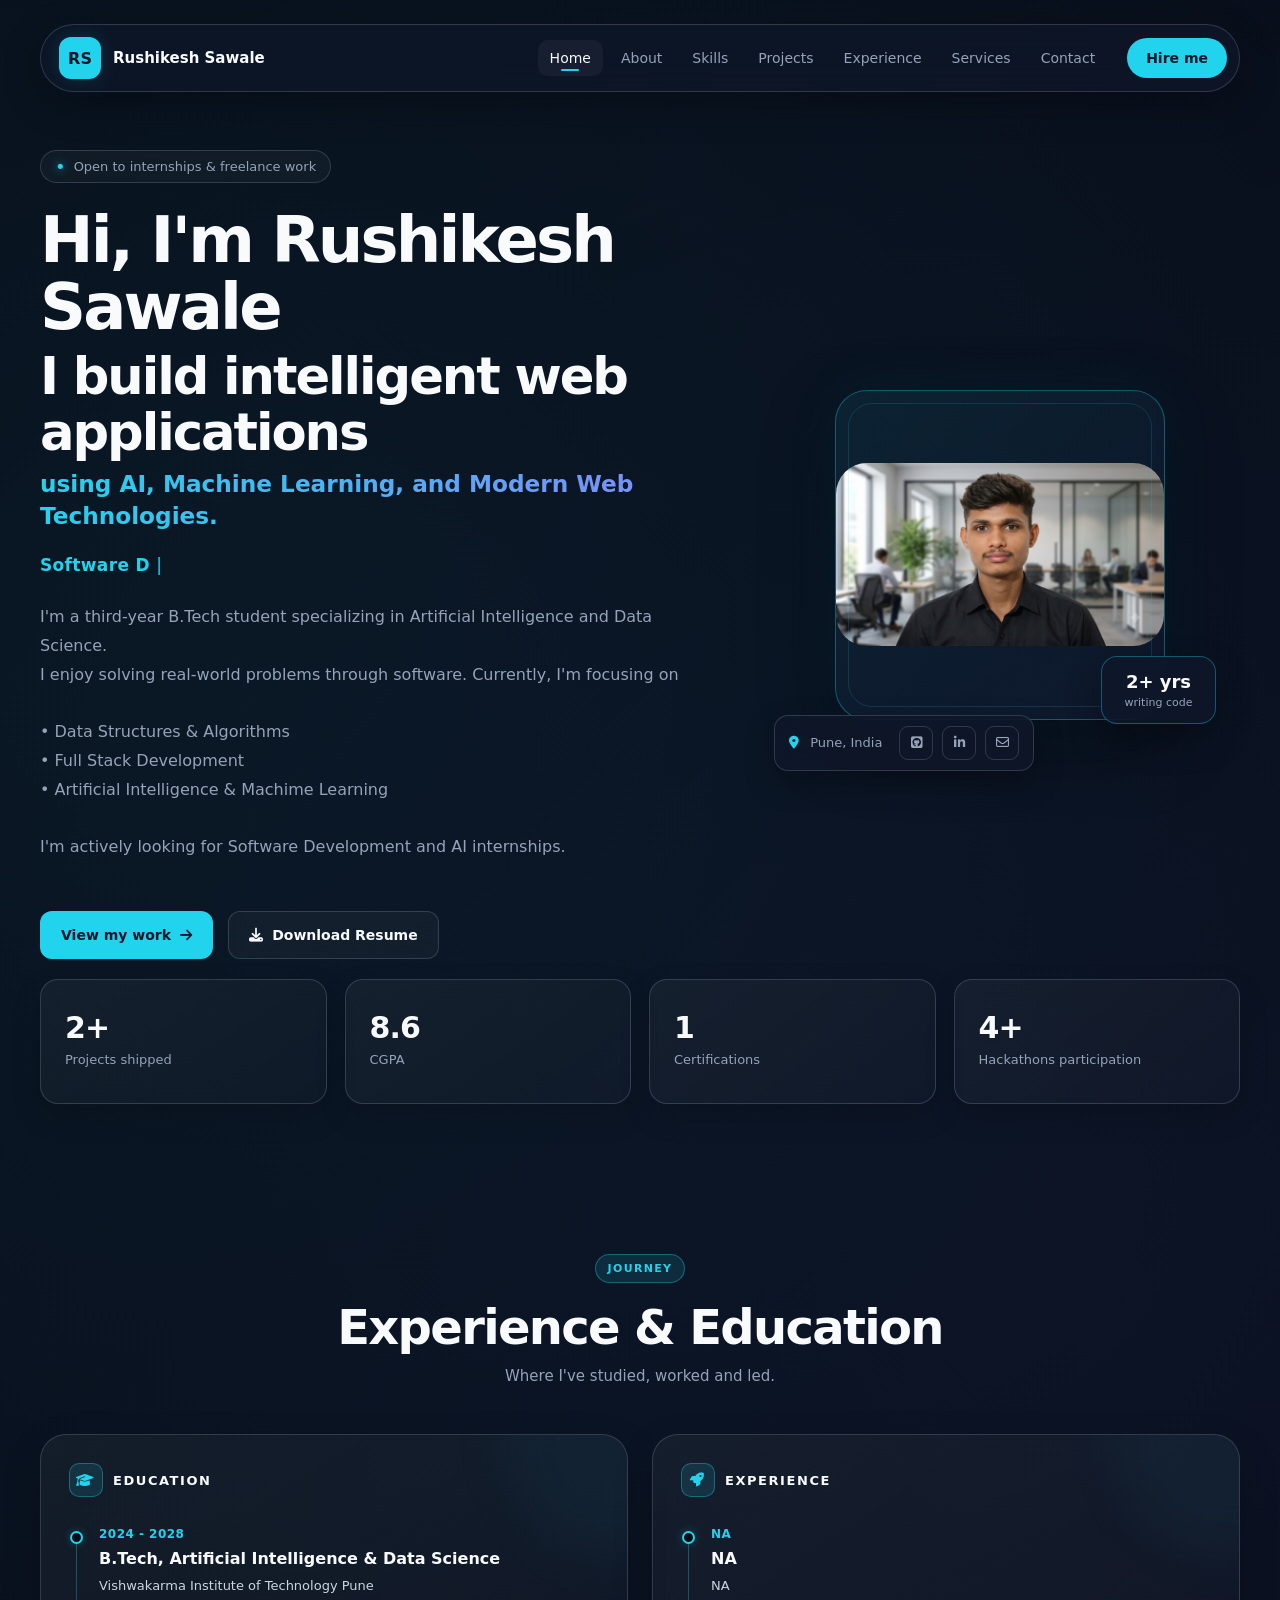
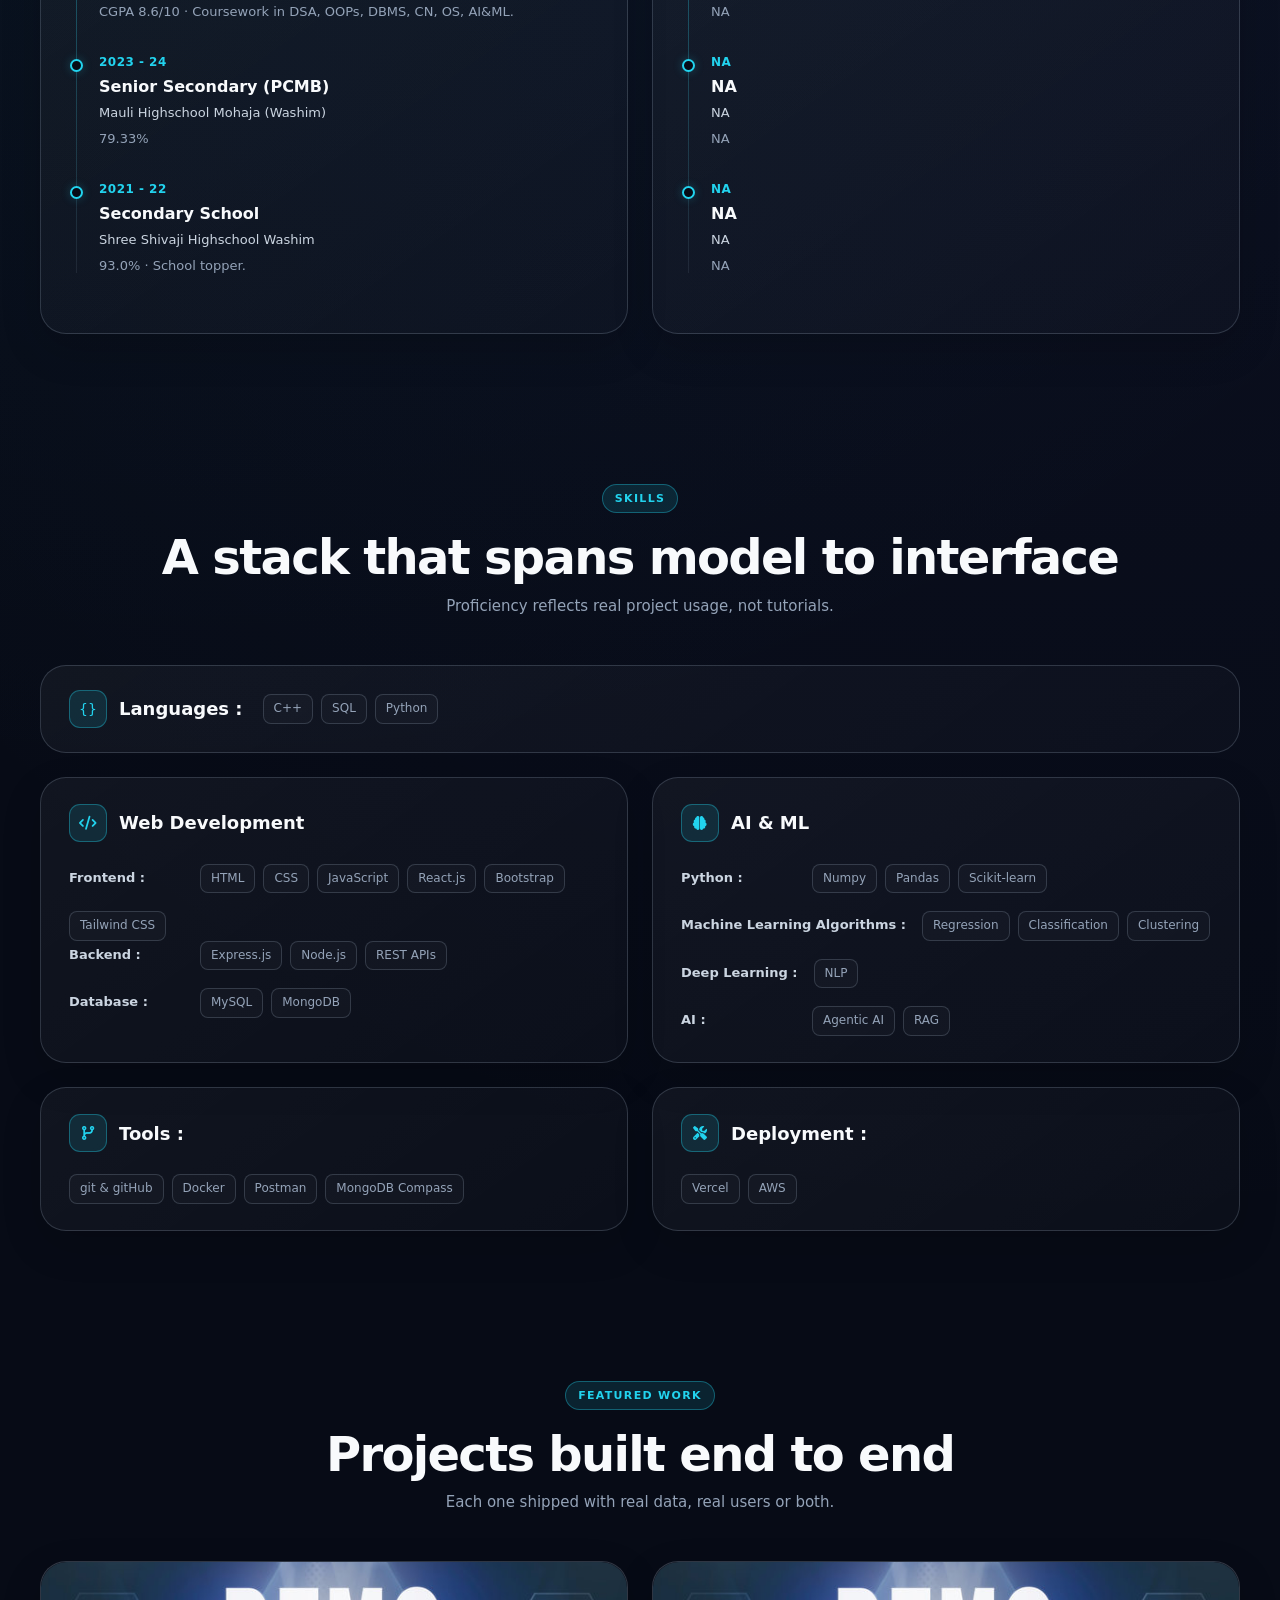
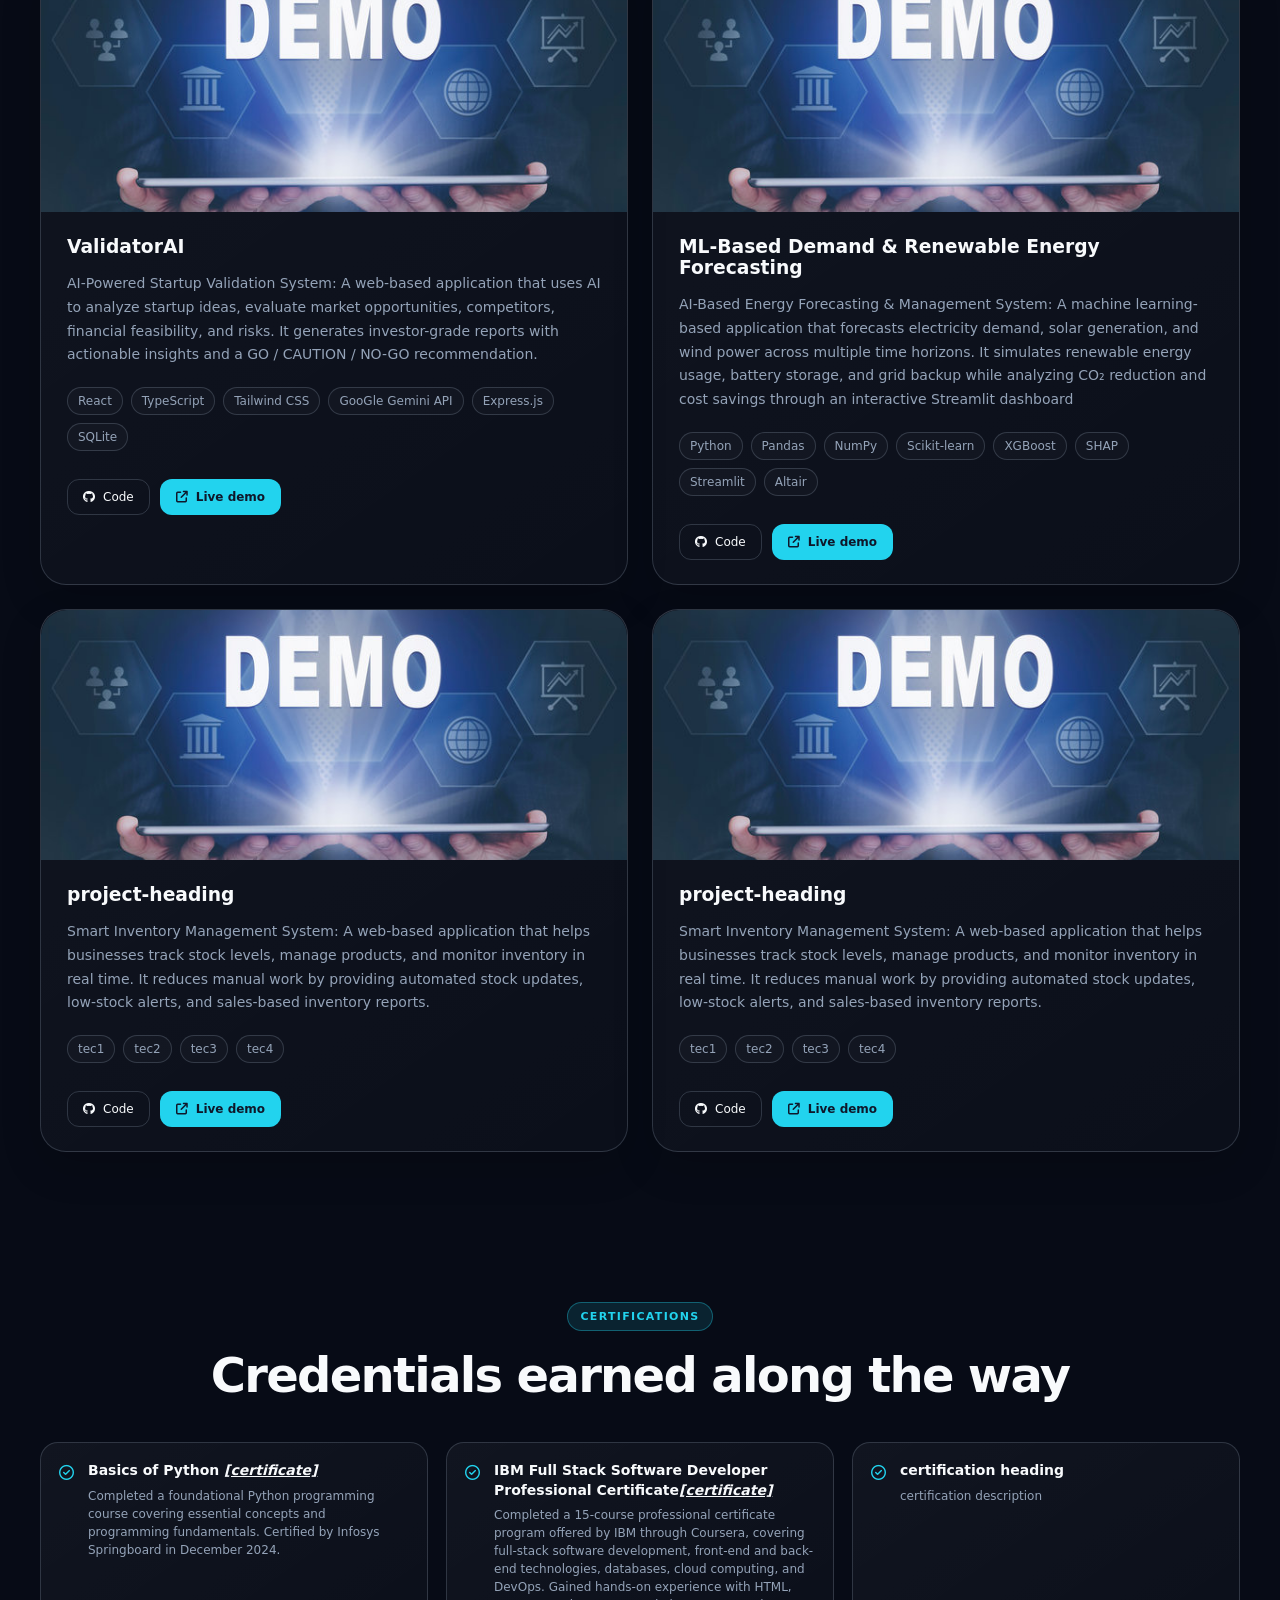
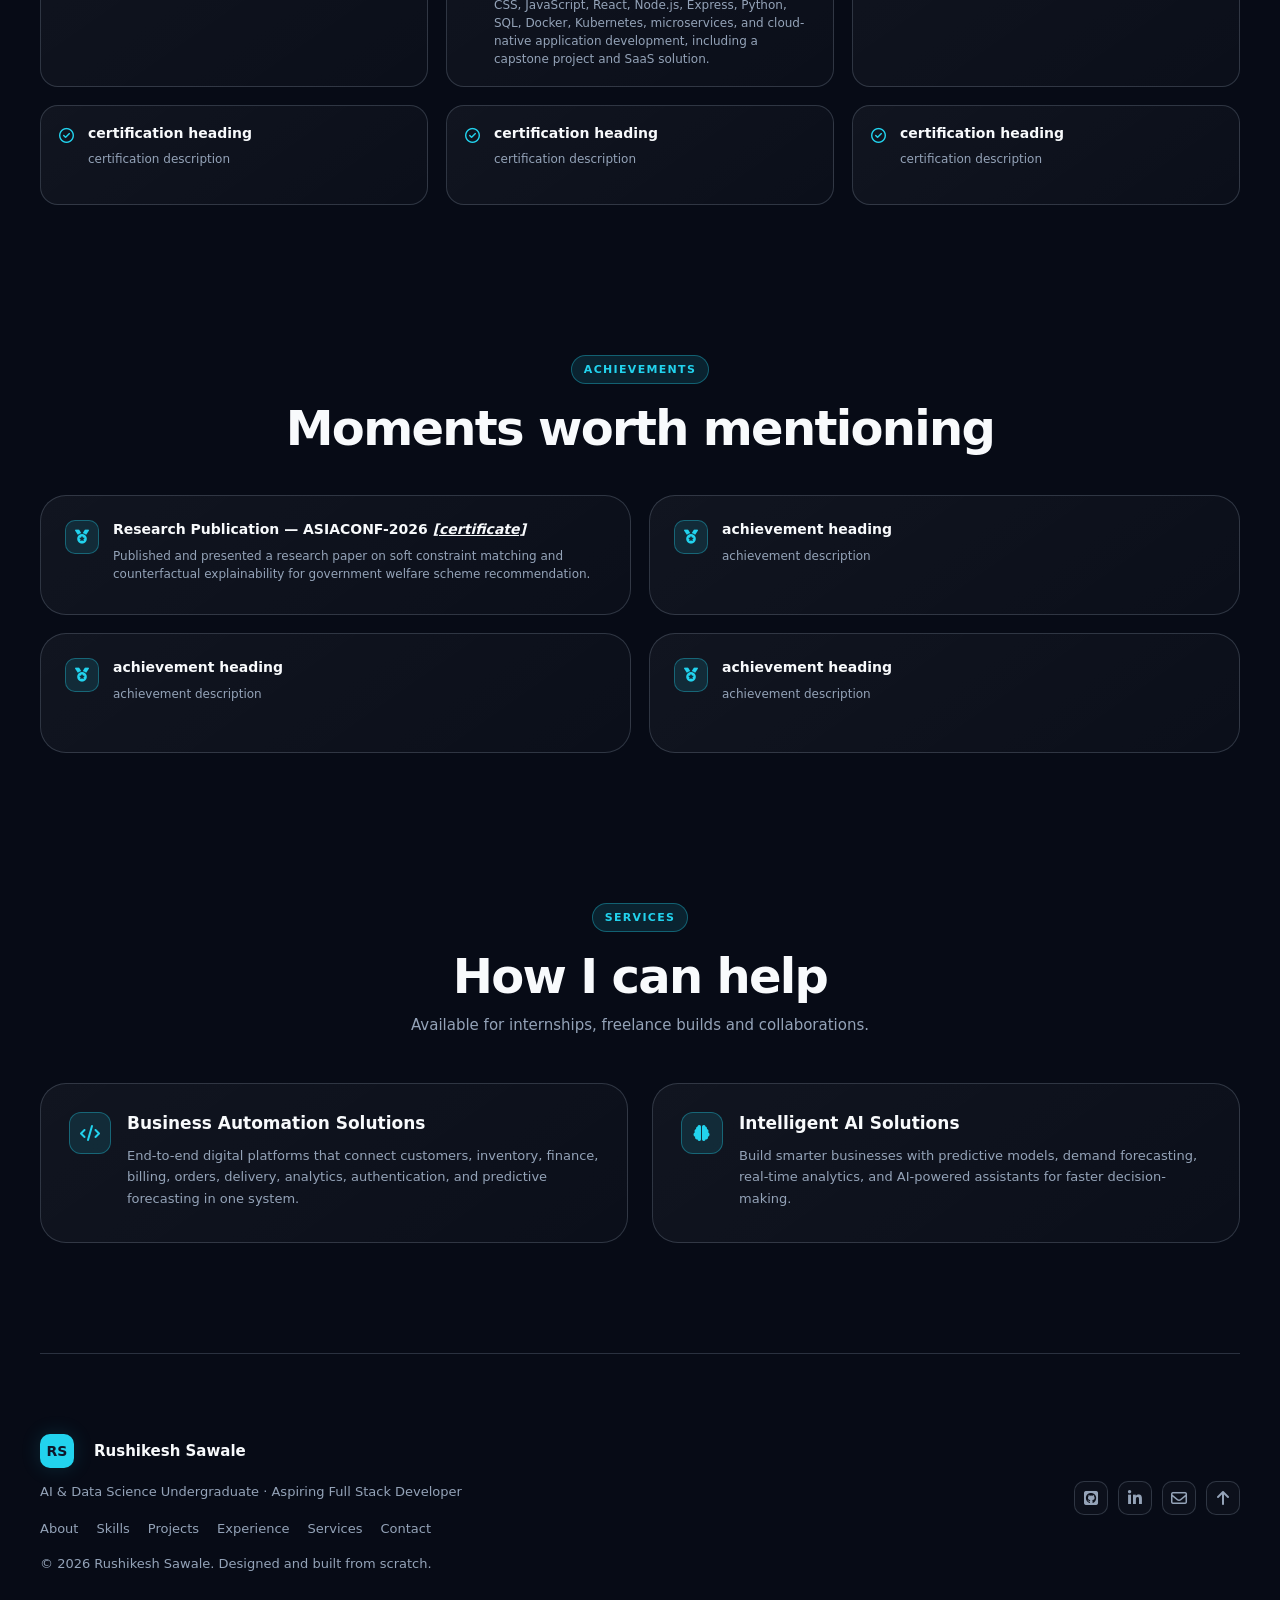
<file: index.html>
<!doctype html>
<html lang="en">
  <head>
    <meta charset="UTF-8" />
    <meta name="viewport" content="width=device-width, initial-scale=1.0" />
    <title>Portfolio Page</title>

    <link rel="stylesheet" href="css/style.css" />
    <link
      rel="stylesheet"
      href="https://cdnjs.cloudflare.com/ajax/libs/font-awesome/6.5.2/css/all.min.css"
    />
  </head>

  <body>
    <header>
      <nav class="navbar">
        <div class="brand-group">
          <a href="#" class="brand-logo" style="color: black">RS</a>
          <a href="#" class="brand-name" style="color: white"
            >Rushikesh Sawale</a
          >
        </div>

        <div class="nav-links">
          <a href="#" class="nav-link active">Home</a>
          <a href="about.html" class="nav-link">About</a>
          <a href="skills.html" class="nav-link">Skills</a>
          <a href="projects.html" class="nav-link">Projects</a>
          <a href="experience.html" class="nav-link">Experience</a>
          <a href="services.html" class="nav-link">Services</a>
          <a href="contact.html" class="nav-link">Contact</a>
        </div>

        <div class="nav-action">
          <a href="contact.html" class="nav-button">Hire me</a>
        </div>
      </nav>

      <!-- HERO SECTION -->

      <div class="hero">
        <div class="hero-content">
          <p class="hero-status">
            <span class="status-dot">&bull;</span>
            Open to internships & freelance work
          </p>

          <p class="hero-title">Hi, I'm Rushikesh Sawale</p>

          <p class="hero-subtitle">I build intelligent web applications</p>

          <p class="hero-tagline">
            using AI, Machine Learning, and Modern Web Technologies.
          </p>

          <p class="hero-role">
            <span id="typing-text"></span>
            <span class="typing-cursor">|</span>
          </p>

          <p class="hero-description">
            I'm a third-year B.Tech student specializing in Artificial
            Intelligence and Data Science.<br />
            I enjoy solving real-world problems through software. Currently, I'm
            focusing on<br /><br />

            • Data Structures & Algorithms<br />
            • Full Stack Development<br />
            • Artificial Intelligence & Machime Learning<br /><br />

            I'm actively looking for Software Development and AI internships.
          </p>

          <br />

          <a href="projects.html" class="btn-hover cta-button">
            View my work
            <i class="fa-solid fa-arrow-right"></i>
          </a>

          <a
            href="/assets/resume/Rushikesh_Sawale_VITP28.pdf"
            class="resume-button cta-button"
            download
          >
            <i class="fa-solid fa-download"></i>
            Download Resume
          </a>
        </div>

        <div class="hero-visual">
          <div class="profile-image">
            <a
              href="https://www.linkedin.com/in/rushikeshsawale"
              target="_blank"
              rel="noopener noreferrer"
            >
              <img
                src="assets/images/profile/profilepic.png"
                alt="Profile pic"
                style="width: 100%; height: 100%; object-fit: cover"
              />
            </a>
          </div>

          <div class="experience-badge">
            2+ yrs<br />
            <small>writing code</small>
          </div>

          <div class="profile-meta">
            <i class="location-icon fa-solid fa-location-dot"></i>

            Pune, India

            <div class="social-icon social-icon-first">
              <a
                href="https://github.com/rushipatilsawale"
                target="_blank"
                rel="noopener noreferrer"
              >
                <i class="fa-brands fa-square-github"></i>
              </a>
            </div>

            <div class="social-icon">
              <a
                href="https://www.linkedin.com/in/rushikeshsawale"
                target="_blank"
                rel="noopener noreferrer"
              >
                <i class="fa-brands fa-linkedin-in"></i>
              </a>
            </div>

            <div class="social-icon">
              <a
                href="https://mail.google.com/mail/?view=cm&fs=1&to=rushikesh.sawale24@vit.edu"
                target="_blank"
                rel="noopener noreferrer"
              >
                <i class="fa-regular fa-envelope"></i>
              </a>
            </div>
          </div>
        </div>
      </div>

      <!-- STATISTICS -->

      <div class="work">
        <div class="stat-card">
          <div class="stat-value">2+</div>
          <div class="stat-label">Projects shipped</div>
        </div>

        <div class="stat-card">
          <div class="stat-value">8.6</div>
          <div class="stat-label">CGPA</div>
        </div>

        <div class="stat-card">
          <div class="stat-value">1</div>
          <div class="stat-label">Certifications</div>
        </div>

        <div class="stat-card">
          <div class="stat-value">4+</div>
          <div class="stat-label">Hackathons participation</div>
        </div>
      </div>
    </header>

    <main>
      <!-- EXPERIENCE & EDUCATION -->

      <section class="journey-section">
        <div class="section-label">JOURNEY</div>

        <div class="section-title">Experience & Education</div>

        <div class="section-description">
          Where I've studied, worked and led.
        </div>

        <div class="journey-details">
          <div class="journey-column">
            <div class="subsection-title">
              <i class="fa-solid fa-graduation-cap"></i>
              EDUCATION
            </div>

            <div class="timeline-content">
              <div class="timeline-line"></div>

              <div class="education-details">
                <div class="timeline-year">2024 - 2028</div>

                <div class="education-course">
                  B.Tech, Artificial Intelligence & Data Science
                </div>

                <div class="education-institute">
                  Vishwakarma Institute of Technology Pune
                </div>

                <div class="education-details-text">
                  CGPA 8.6/10 · Coursework in DSA, OOPs, DBMS, CN, OS, AI&ML.
                </div>

                <div class="timeline-year">2023 - 24</div>

                <div class="education-course">Senior Secondary (PCMB)</div>

                <div class="education-institute">
                  Mauli Highschool Mohaja (Washim)
                </div>

                <div class="education-details-text">79.33%</div>

                <div class="timeline-year">2021 - 22</div>

                <div class="education-course">Secondary School</div>

                <div class="education-institute">
                  Shree Shivaji Highschool Washim
                </div>

                <div class="education-details-text">93.0% · School topper.</div>
              </div>
            </div>
          </div>

          <div class="journey-column">
            <div class="subsection-title">
              <i class="fa-solid fa-rocket"></i>
              EXPERIENCE
            </div>

            <div class="timeline-content">
              <div class="timeline-line"></div>

              <div class="education-details">
                <div class="timeline-year">NA</div>

                <div class="education-course">NA</div>

                <div class="education-institute">NA</div>

                <div class="education-details-text">NA</div>

                <div class="timeline-year">NA</div>

                <div class="education-course">NA</div>

                <div class="education-institute">NA</div>

                <div class="education-details-text">NA</div>

                <div class="timeline-year">NA</div>

                <div class="education-course">NA</div>

                <div class="education-institute">NA</div>

                <div class="education-details-text">NA</div>
              </div>
            </div>
          </div>
        </div>
      </section>

      <!-- SKILLS -->

      <section class="skills-section">
        <div class="section-label">SKILLS</div>

        <div class="section-title">A stack that spans model to interface</div>

        <div class="section-description">
          Proficiency reflects real project usage, not tutorials.
        </div>

        <!-- LANGUAGES -->

        <div class="language-skills">
          <div class="skill-icon">{}</div>

          <div class="skill-title">Languages :</div>

          <div class="skill-list skill-list-wide">
            <div class="skill-tag">C++</div>
            <div class="skill-tag">SQL</div>
            <div class="skill-tag">Python</div>
          </div>
        </div>

        <div class="skills-row">
          <!-- WEB DEVELOPMENT -->

          <div class="skill-panel">
            <div class="skill-panel-header">
              <div class="skill-icon">
                <i class="fa-solid fa-code"></i>
              </div>

              <div class="skill-title">Web Development</div>
            </div>

            <div class="skill-group">
              <div class="skill-group-title">Frontend :</div>

              <div class="skill-list">
                <div class="skill-tag">HTML</div>
                <div class="skill-tag">CSS</div>
                <div class="skill-tag">JavaScript</div>
                <div class="skill-tag">React.js</div>
                <div class="skill-tag">Bootstrap</div>
              </div>
            </div>

            <div class="skill-list skill-list-offset">
              <div class="skill-tag">Tailwind CSS</div>
            </div>

            <div class="skill-group">
              <div class="skill-group-title">Backend :</div>

              <div class="skill-list">
                <div class="skill-tag">Express.js</div>
                <div class="skill-tag">Node.js</div>
                <div class="skill-tag">REST APIs</div>
              </div>
            </div>

            <div class="skill-group">
              <div class="skill-group-title">Database :</div>

              <div class="skill-list">
                <div class="skill-tag">MySQL</div>
                <div class="skill-tag">MongoDB</div>
              </div>
            </div>
          </div>

          <!-- AI & ML -->

          <div class="skill-panel skill-panel-raised">
            <div class="skill-panel-header">
              <div class="skill-icon">
                <i class="fa-solid fa-brain"></i>
              </div>

              <div class="skill-title">AI & ML</div>
            </div>

            <div class="skill-group">
              <div class="skill-group-title">Python :</div>

              <div class="skill-list">
                <div class="skill-tag">Numpy</div>
                <div class="skill-tag">Pandas</div>
                <div class="skill-tag">Scikit-learn</div>
              </div>
            </div>

            <div class="skill-group">
              <div class="skill-group-title">Machine Learning Algorithms :</div>

              <div class="skill-list">
                <div class="skill-tag">Regression</div>
                <div class="skill-tag">Classification</div>
                <div class="skill-tag">Clustering</div>
              </div>
            </div>

            <div class="skill-group">
              <div class="skill-group-title">Deep Learning :</div>

              <div class="skill-list">
                <div class="skill-tag">NLP</div>
              </div>
            </div>

            <div class="skill-group">
              <div class="skill-group-title">AI :</div>

              <div class="skill-list">
                <div class="skill-tag">Agentic AI</div>
                <div class="skill-tag">RAG</div>
              </div>
            </div>
          </div>
        </div>

        <!-- DEVOPS & TOOLS -->

        <div class="skills-row skills-row-spaced">
          <div class="skill-panel">
            <div class="skill-panel-header">
              <div class="skill-icon">
                <i class="fa-solid fa-code-branch"></i>
              </div>

              <div class="skill-title">Tools :</div>
            </div>

            <ul class="skill-list skill-list-ul">
              <li class="skill-tag">git & gitHub</li>
              <li class="skill-tag">Docker</li>
              <li class="skill-tag">Postman</li>
              <li class="skill-tag">MongoDB Compass</li>
            </ul>
          </div>

          <div class="skill-panel">
            <div class="skill-panel-header">
              <div class="skill-icon">
                <i class="fa-solid fa-screwdriver-wrench"></i>
              </div>

              <div class="skill-title">Deployment :</div>
            </div>

            <ul class="skill-list skill-list-ul">
              <li class="skill-tag">Vercel</li>
              <li class="skill-tag">AWS</li>
            </ul>
          </div>
        </div>
      </section>

      <!-- PROJECTS -->

      <section class="projects">
        <div class="section-label section-label-wide">FEATURED WORK</div>

        <div class="section-title">Projects built end to end</div>

        <div class="section-description">
          Each one shipped with real data, real users or both.
        </div>

        <div class="project-section">
          <article class="project-card">
            <div class="project-image"></div>

            <div class="project-content">
              <h3>ValidatorAI</h3>

              <p>
                AI-Powered Startup Validation System: A web-based application
                that uses AI to analyze startup ideas, evaluate market
                opportunities, competitors, financial feasibility, and risks. It
                generates investor-grade reports with actionable insights and a
                GO / CAUTION / NO-GO recommendation.
              </p>

              <div class="project-tech">
                <div class="tech-tag">React</div>
                <div class="tech-tag">TypeScript</div>
                <div class="tech-tag">Tailwind CSS</div>
                <div class="tech-tag">GooGle Gemini API</div>
                <div class="tech-tag">Express.js</div>
                <div class="tech-tag">SQLite</div>
              </div>

              <div class="project-actions">
                <a
                  class="github"
                  href="https://github.com/rushipatilsawale/ValidatorAI"
                  target="_blank"
                  rel="noopener noreferrer"
                >
                  <i class="fa-brands fa-github"></i>
                  Code
                </a>

                <a class="live-demo" href="#">
                  <i class="fa-solid fa-arrow-up-right-from-square"></i>
                  Live demo
                </a>
              </div>
            </div>
          </article>

          <article class="project-card">
            <div class="project-image"></div>

            <div class="project-content">
              <h3>ML-Based Demand & Renewable Energy Forecasting</h3>

              <p>
                AI-Based Energy Forecasting & Management System: A machine
                learning-based application that forecasts electricity demand,
                solar generation, and wind power across multiple time horizons.
                It simulates renewable energy usage, battery storage, and grid
                backup while analyzing CO₂ reduction and cost savings through an
                interactive Streamlit dashboard
              </p>

              <div class="project-tech">
                <div class="tech-tag">Python</div>
                <div class="tech-tag">Pandas</div>
                <div class="tech-tag">NumPy</div>
                <div class="tech-tag">Scikit-learn</div>
                <div class="tech-tag">XGBoost</div>
                <div class="tech-tag">SHAP</div>
                <div class="tech-tag">Streamlit</div>
                <div class="tech-tag">Altair</div>
              </div>

              <div class="project-actions">
                <a
                  class="github"
                  href="https://github.com/rushipatilsawale/ML-Based-Demand-Renewable-Energy-Forecasting"
                  target="_blank"
                  rel="noopener noreferrer"
                >
                  <i class="fa-brands fa-github"></i>
                  Code
                </a>

                <a class="live-demo" href="#">
                  <i class="fa-solid fa-arrow-up-right-from-square"></i>
                  Live demo
                </a>
              </div>
            </div>
          </article>

          <article class="project-card">
            <div class="project-image"></div>

            <div class="project-content">
              <h3>project-heading</h3>

              <p>
                Smart Inventory Management System: A web-based application that
                helps businesses track stock levels, manage products, and
                monitor inventory in real time. It reduces manual work by
                providing automated stock updates, low-stock alerts, and
                sales-based inventory reports.
              </p>

              <div class="project-tech">
                <div class="tech-tag">tec1</div>
                <div class="tech-tag">tec2</div>
                <div class="tech-tag">tec3</div>
                <div class="tech-tag">tec4</div>
              </div>

              <div class="project-actions">
                <a
                  class="github"
                  href="https://github.com/rushipatilsawale"
                  target="_blank"
                  rel="noopener noreferrer"
                >
                  <i class="fa-brands fa-github"></i>
                  Code
                </a>

                <a class="live-demo" href="#">
                  <i class="fa-solid fa-arrow-up-right-from-square"></i>
                  Live demo
                </a>
              </div>
            </div>
          </article>

          <article class="project-card">
            <div class="project-image"></div>

            <div class="project-content">
              <h3>project-heading</h3>

              <p>
                Smart Inventory Management System: A web-based application that
                helps businesses track stock levels, manage products, and
                monitor inventory in real time. It reduces manual work by
                providing automated stock updates, low-stock alerts, and
                sales-based inventory reports.
              </p>

              <div class="project-tech">
                <div class="tech-tag">tec1</div>
                <div class="tech-tag">tec2</div>
                <div class="tech-tag">tec3</div>
                <div class="tech-tag">tec4</div>
              </div>

              <div class="project-actions">
                <a
                  class="github"
                  href="https://github.com/rushipatilsawale"
                  target="_blank"
                  rel="noopener noreferrer"
                >
                  <i class="fa-brands fa-github"></i>
                  Code
                </a>

                <a class="live-demo" href="#">
                  <i class="fa-solid fa-arrow-up-right-from-square"></i>
                  Live demo
                </a>
              </div>
            </div>
          </article>
        </div>
      </section>

      <!-- CERTIFICATIONS -->

      <section class="certifications">
        <div class="section-pill">CERTIFICATIONS</div>

        <div class="section-heading">Credentials earned along the way</div>

        <div class="certification-details">
          <article class="certification-card">
            <div class="certification-icon">
              <i class="fa-regular fa-circle-check"></i>
            </div>

            <div class="certification-info">
              <p class="certification-heading">
                Basics of Python
                <a
                  href="https://drive.google.com/file/d/1_y1mxmEtbG6A2ImPQQBAAtijvcOB8czQ/view?usp=drive_link"
                  target="_main"
                  ><i>[certificate]</i></a
                >
              </p>

              <p class="certification-description">
                Completed a foundational Python programming course covering
                essential concepts and programming fundamentals. Certified by
                Infosys Springboard in December 2024.
              </p>
            </div>
          </article>

          <article class="certification-card">
            <div class="certification-icon">
              <i class="fa-regular fa-circle-check"></i>
            </div>

            <div class="certification-info">
              <p class="certification-heading">
                IBM Full Stack Software Developer Professional Certificate<a
                  href="https://drive.google.com/file/d/1XHcKrc26yuaGS-AKIpzfkuwv19X7o9oq/view?usp=drive_link"
                  target="_main"
                  ><i>[certificate]</i></a
                >
              </p>

              <p class="certification-description">
                Completed a 15-course professional certificate program offered
                by IBM through Coursera, covering full-stack software
                development, front-end and back-end technologies, databases,
                cloud computing, and DevOps. Gained hands-on experience with
                HTML, CSS, JavaScript, React, Node.js, Express, Python, SQL,
                Docker, Kubernetes, microservices, and cloud-native application
                development, including a capstone project and SaaS solution.
              </p>
            </div>
          </article>

          <article class="certification-card">
            <div class="certification-icon">
              <i class="fa-regular fa-circle-check"></i>
            </div>

            <div class="certification-info">
              <p class="certification-heading">certification heading</p>

              <p class="certification-description">certification description</p>
            </div>
          </article>

          <article class="certification-card">
            <div class="certification-icon">
              <i class="fa-regular fa-circle-check"></i>
            </div>

            <div class="certification-info">
              <p class="certification-heading">certification heading</p>

              <p class="certification-description">certification description</p>
            </div>
          </article>

          <article class="certification-card">
            <div class="certification-icon">
              <i class="fa-regular fa-circle-check"></i>
            </div>

            <div class="certification-info">
              <p class="certification-heading">certification heading</p>

              <p class="certification-description">certification description</p>
            </div>
          </article>

          <article class="certification-card">
            <div class="certification-icon">
              <i class="fa-regular fa-circle-check"></i>
            </div>

            <div class="certification-info">
              <p class="certification-heading">certification heading</p>

              <p class="certification-description">certification description</p>
            </div>
          </article>
        </div>
      </section>

      <!-- ACHIEVEMENTS -->

      <section class="achievements">
        <div class="section-pill">ACHIEVEMENTS</div>

        <div class="section-heading">Moments worth mentioning</div>

        <div class="achievements-grid">
          <article class="achievement-card">
            <div class="achievement-logo">
              <i class="fa-solid fa-medal"></i>
            </div>

            <div class="achievement-info">
              <p class="achievement-heading">
                Research Publication — ASIACONF-2026
                <a
                  href="https://drive.google.com/file/d/1zIRjIDdBodInt0e29Euhu-xV6CfF46wd/view?usp=drive_link"
                  target="_main"
                  ><i>[certificate]</i></a
                >
              </p>

              <p class="achievement-description">
                Published and presented a research paper on soft constraint
                matching and counterfactual explainability for government
                welfare scheme recommendation.
              </p>
            </div>
          </article>

          <article class="achievement-card">
            <div class="achievement-logo">
              <i class="fa-solid fa-medal"></i>
            </div>

            <div class="achievement-info">
              <p class="achievement-heading">achievement heading</p>

              <p class="achievement-description">achievement description</p>
            </div>
          </article>

          <article class="achievement-card">
            <div class="achievement-logo">
              <i class="fa-solid fa-medal"></i>
            </div>

            <div class="achievement-info">
              <p class="achievement-heading">achievement heading</p>

              <p class="achievement-description">achievement description</p>
            </div>
          </article>

          <article class="achievement-card">
            <div class="achievement-logo">
              <i class="fa-solid fa-medal"></i>
            </div>

            <div class="achievement-info">
              <p class="achievement-heading">achievement heading</p>

              <p class="achievement-description">achievement description</p>
            </div>
          </article>
        </div>
      </section>

      <!-- SERVICES -->

      <section class="services">
        <div class="section-label">SERVICES</div>

        <div class="section-title">How I can help</div>

        <div class="section-description">
          Available for internships, freelance builds and collaborations.
        </div>

        <div class="services-grid">
          <article class="service-card">
            <div class="service-icon">
              <i class="fa-solid fa-code"></i>
            </div>

            <div class="service-info">
              <p class="service-title">Business Automation Solutions</p>

              <p class="service-description">
                End-to-end digital platforms that connect customers, inventory,
                finance, billing, orders, delivery, analytics, authentication,
                and predictive forecasting in one system.
              </p>
            </div>
          </article>

          <article class="service-card">
            <div class="service-icon">
              <i class="fa-solid fa-brain"></i>
            </div>

            <div class="service-info">
              <p class="service-title">Intelligent AI Solutions</p>

              <p class="service-description">
                Build smarter businesses with predictive models, demand
                forecasting, real-time analytics, and AI-powered assistants for
                faster decision-making.
              </p>
            </div>
          </article>
        </div>
      </section>
    </main>

    <!-- FOOTER -->

    <footer class="footer">
      <div class="footer-info">
        <div class="footer-brand">
          <a class="footer-logo">RS</a>

          <a class="footer-name"> Rushikesh Sawale </a>
        </div>

        <p class="footer-description">
          AI & Data Science Undergraduate · Aspiring Full Stack Developer
        </p>

        <div class="footer-links">
          <a href="about.html">About</a>
          <a href="skills.html">Skills</a>
          <a href="projects.html">Projects</a>
          <a href="experience.html">Experience</a>
          <a href="services.html">Services</a>
          <a href="contact.html">Contact</a>
        </div>

        <p class="footer-copyright">
          © 2026 Rushikesh Sawale. Designed and built from scratch.
        </p>
      </div>

      <div class="footer-nav">
        <a
          class="social-icon"
          href="https://github.com/rushipatilsawale"
          target="_blank"
          rel="noopener noreferrer"
        >
          <i class="fa-brands fa-square-github"></i>
        </a>

        <a
          class="social-icon"
          href="https://www.linkedin.com/in/rushikeshsawale"
          target="_blank"
          rel="noopener noreferrer"
        >
          <i class="fa-brands fa-linkedin-in"></i>
        </a>

        <a class="social-icon" href="mailto:rushikesh.sawale24@vit.edu">
          <i class="fa-regular fa-envelope"></i>
        </a>

        <a class="social-icon" href="#">
          <i class="fa-solid fa-arrow-up"></i>
        </a>
      </div>
    </footer>

    <script src="js/script.js"></script>
  </body>
</html>
</file>
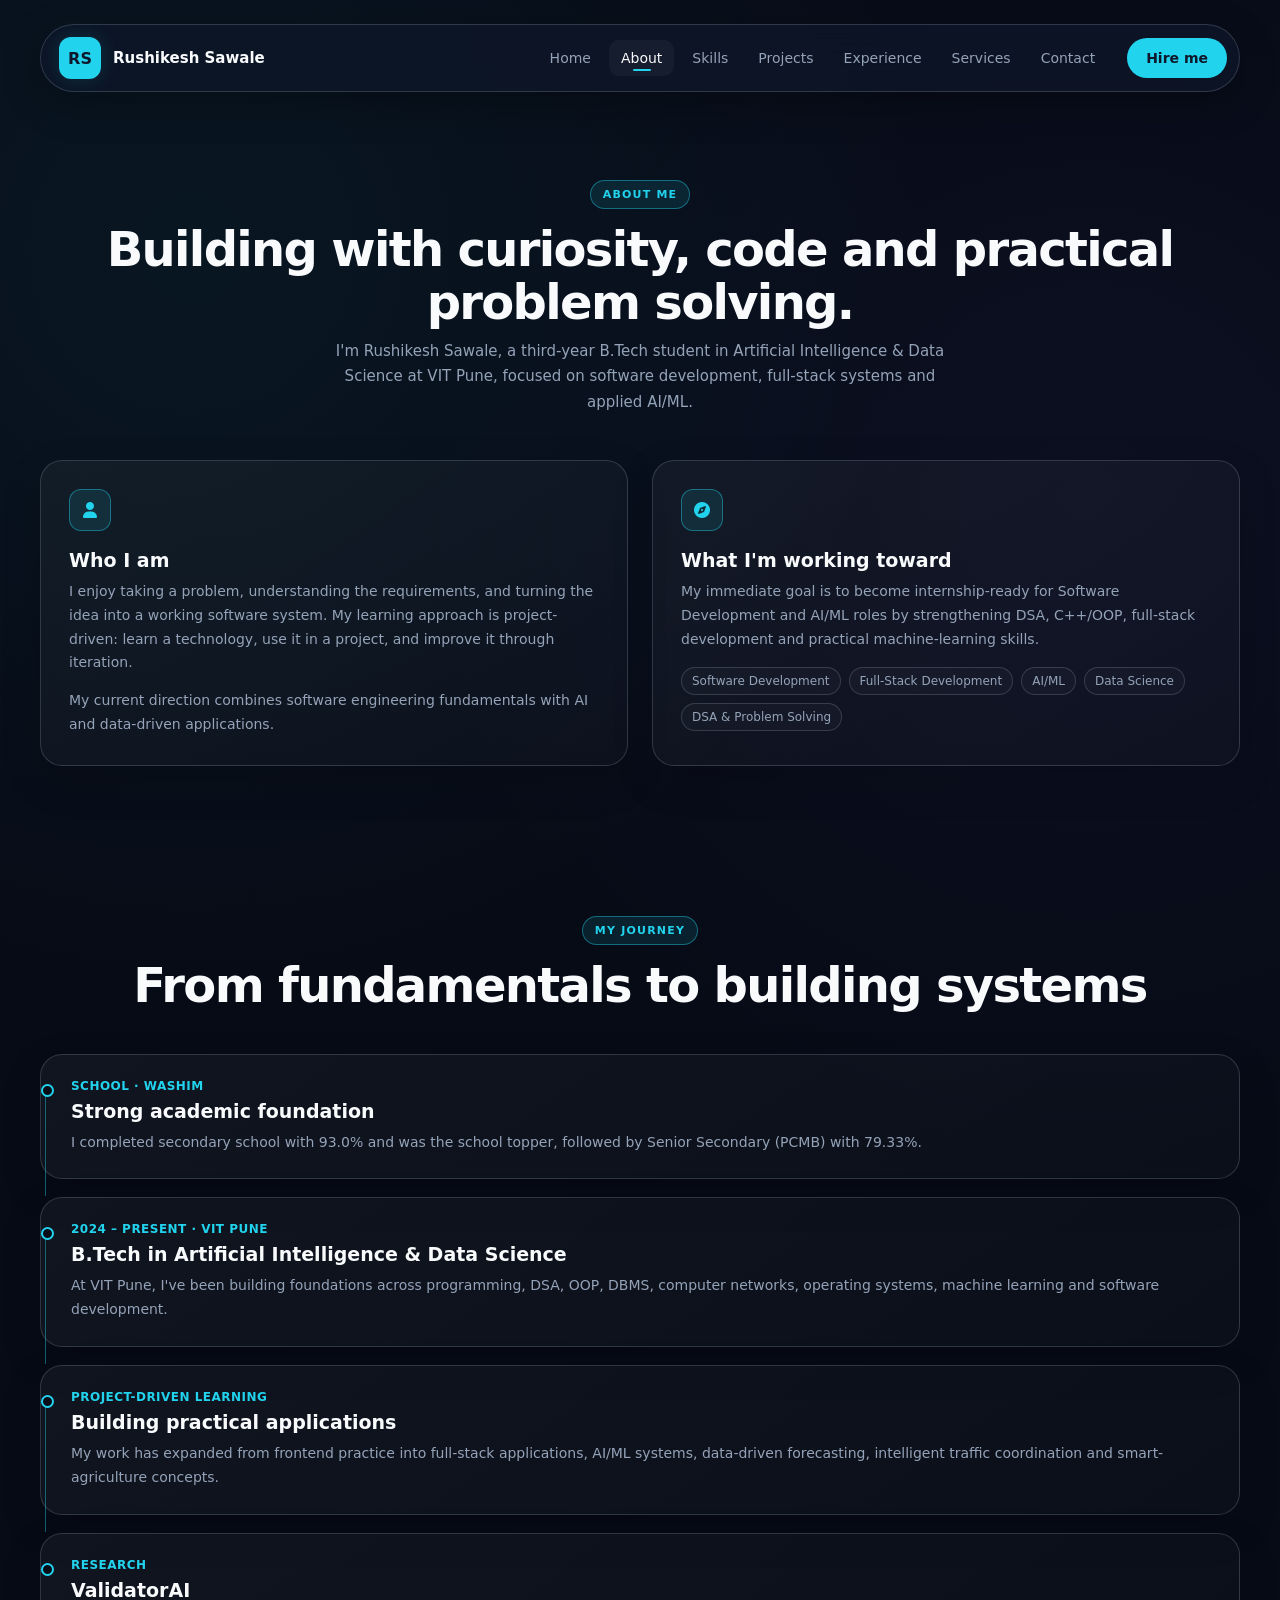
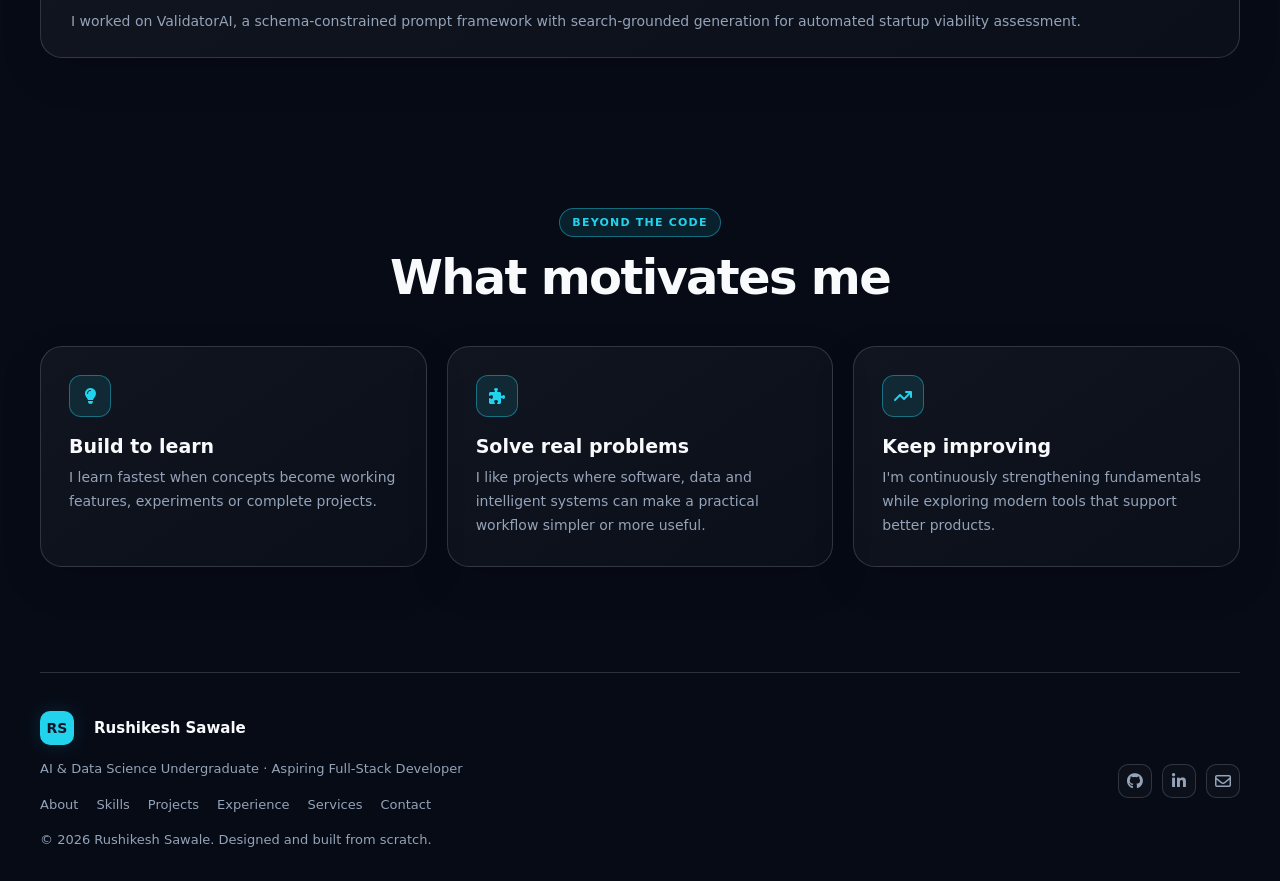
<file: about.html>
<!doctype html>
<html lang="en">
  <head>
    <meta charset="UTF-8" />
    <meta name="viewport" content="width=device-width,initial-scale=1.0" />
    <meta
      name="description"
      content="Rushikesh Sawale — AI & Data Science undergraduate, aspiring software and full-stack developer."
    />
    <title>About | Rushikesh Sawale</title>
    <link rel="stylesheet" href="css/style.css" />
    <link
      rel="stylesheet"
      href="https://cdnjs.cloudflare.com/ajax/libs/font-awesome/6.5.2/css/all.min.css"
    />
  </head>
  <body>
    <nav class="navbar">
      <div class="brand-group">
        <a class="brand-logo" href="index.html">RS</a
        ><a class="brand-name" href="index.html">Rushikesh Sawale</a>
      </div>

      <div class="nav-links">
        <a class="nav-link" href="index.html">Home</a
        ><a class="nav-link active" href="about.html">About</a
        ><a class="nav-link" href="skills.html">Skills</a
        ><a class="nav-link" href="projects.html">Projects</a
        ><a class="nav-link" href="experience.html">Experience</a
        ><a class="nav-link" href="services.html">Services</a
        ><a class="nav-link" href="contact.html">Contact</a>
      </div>

      <a class="nav-button" href="contact.html">Hire me</a
      ><button class="menu-toggle" aria-label="Open menu" aria-expanded="false">
        <i class="fa-solid fa-bars"></i>
      </button>
    </nav>
    <main class="page-main">
      <section class="section">
        <div class="section-head">
          <span class="eyebrow">ABOUT ME</span>
          <h1 class="section-title">
            Building with curiosity, code and practical problem solving.
          </h1>
          <p class="section-description">
            I'm Rushikesh Sawale, a third-year B.Tech student in Artificial
            Intelligence & Data Science at VIT Pune, focused on software
            development, full-stack systems and applied AI/ML.
          </p>
        </div>
        <div class="grid-2">
          <article class="card">
            <div class="icon-box"><i class="fa-solid fa-user"></i></div>
            <h3>Who I am</h3>
            <p>
              I enjoy taking a problem, understanding the requirements, and
              turning the idea into a working software system. My learning
              approach is project-driven: learn a technology, use it in a
              project, and improve it through iteration.
            </p>
            <p style="margin-top: 14px">
              My current direction combines software engineering fundamentals
              with AI and data-driven applications.
            </p>
          </article>
          <article class="card">
            <div class="icon-box"><i class="fa-solid fa-compass"></i></div>
            <h3>What I'm working toward</h3>
            <p>
              My immediate goal is to become internship-ready for Software
              Development and AI/ML roles by strengthening DSA, C++/OOP,
              full-stack development and practical machine-learning skills.
            </p>
            <div class="tag-list">
              <span class="tag">Software Development</span
              ><span class="tag">Full-Stack Development</span
              ><span class="tag">AI/ML</span
              ><span class="tag">Data Science</span
              ><span class="tag">DSA & Problem Solving</span>
            </div>
          </article>
        </div>
      </section>
      <section class="section">
        <div class="section-head">
          <span class="eyebrow">MY JOURNEY</span>
          <h2 class="section-title">From fundamentals to building systems</h2>
        </div>
        <div class="timeline">
          <article class="card timeline-item">
            <div class="meta">SCHOOL · WASHIM</div>
            <h3>Strong academic foundation</h3>
            <p>
              I completed secondary school with 93.0% and was the school topper,
              followed by Senior Secondary (PCMB) with 79.33%.
            </p>
          </article>
          <article class="card timeline-item">
            <div class="meta">2024 – PRESENT · VIT PUNE</div>
            <h3>B.Tech in Artificial Intelligence & Data Science</h3>
            <p>
              At VIT Pune, I've been building foundations across programming,
              DSA, OOP, DBMS, computer networks, operating systems, machine
              learning and software development.
            </p>
          </article>
          <article class="card timeline-item">
            <div class="meta">PROJECT-DRIVEN LEARNING</div>
            <h3>Building practical applications</h3>
            <p>
              My work has expanded from frontend practice into full-stack
              applications, AI/ML systems, data-driven forecasting, intelligent
              traffic coordination and smart-agriculture concepts.
            </p>
          </article>
          <article class="card timeline-item">
            <div class="meta">RESEARCH</div>
            <h3>ValidatorAI</h3>
            <p>
              I worked on ValidatorAI, a schema-constrained prompt framework
              with search-grounded generation for automated startup viability
              assessment.
            </p>
          </article>
        </div>
      </section>
      <section class="section">
        <div class="section-head">
          <span class="eyebrow">BEYOND THE CODE</span>
          <h2 class="section-title">What motivates me</h2>
        </div>
        <div class="grid-3">
          <article class="card">
            <div class="icon-box"><i class="fa-solid fa-lightbulb"></i></div>
            <h3>Build to learn</h3>
            <p>
              I learn fastest when concepts become working features, experiments
              or complete projects.
            </p>
          </article>
          <article class="card">
            <div class="icon-box"><i class="fa-solid fa-puzzle-piece"></i></div>
            <h3>Solve real problems</h3>
            <p>
              I like projects where software, data and intelligent systems can
              make a practical workflow simpler or more useful.
            </p>
          </article>
          <article class="card">
            <div class="icon-box">
              <i class="fa-solid fa-arrow-trend-up"></i>
            </div>
            <h3>Keep improving</h3>
            <p>
              I'm continuously strengthening fundamentals while exploring modern
              tools that support better products.
            </p>
          </article>
        </div>
      </section>
    </main>
    <footer class="footer">
      <div>
        <div class="footer-brand">
          <a class="footer-logo" href="index.html">RS</a
          ><span class="footer-name">Rushikesh Sawale</span>
        </div>
        <p class="footer-description">
          AI & Data Science Undergraduate · Aspiring Full-Stack Developer
        </p>
        <div class="footer-links">
          <a href="about.html">About</a><a href="skills.html">Skills</a
          ><a href="projects.html">Projects</a
          ><a href="experience.html">Experience</a
          ><a href="services.html">Services</a
          ><a href="contact.html">Contact</a>
        </div>
        <p class="footer-copyright">
          © <span data-year>2026</span> Rushikesh Sawale. Designed and built
          from scratch.
        </p>
      </div>
      <div class="footer-nav">
        <a
          class="social-icon"
          href="https://github.com/rushipatilsawale"
          target="_blank"
          ><i class="fa-brands fa-github"></i></a
        ><a
          class="social-icon"
          href="https://www.linkedin.com/in/rushikeshsawale"
          target="_blank"
          ><i class="fa-brands fa-linkedin-in"></i></a
        ><a class="social-icon" href="mailto:rushikesh.sawale24@vit.edu"
          ><i class="fa-regular fa-envelope"></i
        ></a>
      </div>
    </footer>
    <script src="js/script.js"></script>
  </body>
</html>
</file>
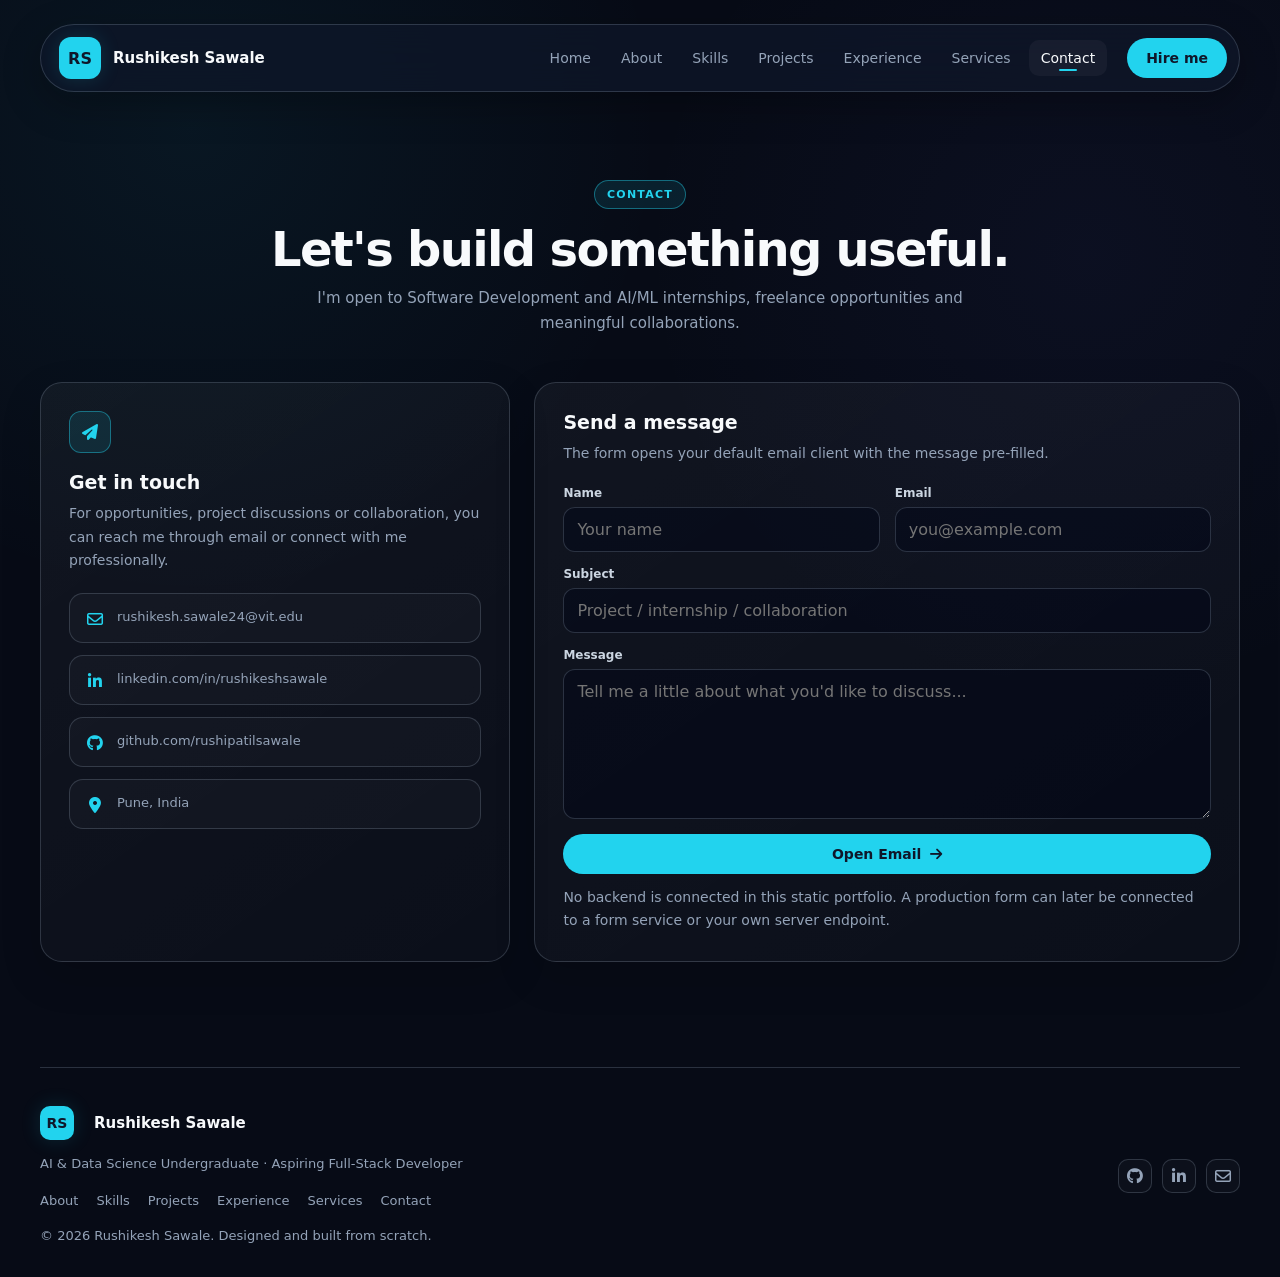
<file: contact.html>
<!doctype html>
<html lang="en">
  <head>
    <meta charset="UTF-8" />
    <meta name="viewport" content="width=device-width,initial-scale=1.0" />
    <meta
      name="description"
      content="Rushikesh Sawale — AI & Data Science undergraduate, aspiring software and full-stack developer."
    />
    <title>Contact | Rushikesh Sawale</title>
    <link rel="stylesheet" href="css/style.css" />
    <link
      rel="stylesheet"
      href="https://cdnjs.cloudflare.com/ajax/libs/font-awesome/6.5.2/css/all.min.css"
    />
  </head>
  <body>
    <nav class="navbar">
      <div class="brand-group">
        <a class="brand-logo" href="index.html">RS</a
        ><a class="brand-name" href="index.html">Rushikesh Sawale</a>
      </div>
      <div class="nav-links">
        <a class="nav-link" href="index.html">Home</a
        ><a class="nav-link" href="about.html">About</a
        ><a class="nav-link" href="skills.html">Skills</a
        ><a class="nav-link" href="projects.html">Projects</a
        ><a class="nav-link" href="experience.html">Experience</a
        ><a class="nav-link" href="services.html">Services</a
        ><a class="nav-link active" href="contact.html">Contact</a>
      </div>
      <a class="nav-button" href="contact.html">Hire me</a
      ><button class="menu-toggle" aria-label="Open menu" aria-expanded="false">
        <i class="fa-solid fa-bars"></i>
      </button>
    </nav>
    <main class="page-main">
      <section class="section">
        <div class="section-head">
          <span class="eyebrow">CONTACT</span>
          <h1 class="section-title">Let's build something useful.</h1>
          <p class="section-description">
            I'm open to Software Development and AI/ML internships, freelance
            opportunities and meaningful collaborations.
          </p>
        </div>
        <div class="contact-grid">
          <div class="card">
            <div class="icon-box"><i class="fa-solid fa-paper-plane"></i></div>
            <h3>Get in touch</h3>
            <p>
              For opportunities, project discussions or collaboration, you can
              reach me through email or connect with me professionally.
            </p>
            <div class="contact-list">
              <a class="contact-item" href="mailto:rushikesh.sawale24@vit.edu"
                ><i class="fa-regular fa-envelope"></i
                ><span>rushikesh.sawale24@vit.edu</span></a
              ><a
                class="contact-item"
                href="https://mail.google.com/mail/?view=cm&fs=1&to=rushikesh.sawale24@vit.edu"
                target="_blank"
                rel="noopener noreferrer"
                ><i class="fa-brands fa-linkedin-in"></i
                ><span>linkedin.com/in/rushikeshsawale</span></a
              ><a
                class="contact-item"
                href="https://github.com/rushipatilsawale"
                target="_blank"
                ><i class="fa-brands fa-github"></i
                ><span>github.com/rushipatilsawale</span></a
              >
              <div class="contact-item">
                <i class="fa-solid fa-location-dot"></i><span>Pune, India</span>
              </div>
            </div>
          </div>
          <div class="card">
            <h3>Send a message</h3>
            <p style="margin-bottom: 20px">
              The form opens your default email client with the message
              pre-filled.
            </p>
            <form id="contact-form">
              <div class="form-grid">
                <div class="field">
                  <label>Name</label
                  ><input
                    name="name"
                    type="text"
                    placeholder="Your name"
                    required
                  />
                </div>
                <div class="field">
                  <label>Email</label
                  ><input
                    name="email"
                    type="email"
                    placeholder="you@example.com"
                    required
                  />
                </div>
                <div class="field full">
                  <label>Subject</label
                  ><input
                    name="subject"
                    type="text"
                    placeholder="Project / internship / collaboration"
                    required
                  />
                </div>
                <div class="field full">
                  <label>Message</label
                  ><textarea
                    name="message"
                    placeholder="Tell me a little about what you'd like to discuss..."
                    required
                  ></textarea>
                </div>
                <div class="field full">
                  <button class="btn-primary" type="submit">
                    Open Email <i class="fa-solid fa-arrow-right"></i>
                  </button>
                </div>
              </div>
            </form>
            <p class="form-note">
              No backend is connected in this static portfolio. A production
              form can later be connected to a form service or your own server
              endpoint.
            </p>
          </div>
        </div>
      </section>
    </main>
    <footer class="footer">
      <div>
        <div class="footer-brand">
          <a class="footer-logo" href="index.html">RS</a
          ><span class="footer-name">Rushikesh Sawale</span>
        </div>
        <p class="footer-description">
          AI & Data Science Undergraduate · Aspiring Full-Stack Developer
        </p>
        <div class="footer-links">
          <a href="about.html">About</a><a href="skills.html">Skills</a
          ><a href="projects.html">Projects</a
          ><a href="experience.html">Experience</a
          ><a href="services.html">Services</a
          ><a href="contact.html">Contact</a>
        </div>
        <p class="footer-copyright">
          © <span data-year>2026</span> Rushikesh Sawale. Designed and built
          from scratch.
        </p>
      </div>
      <div class="footer-nav">
        <a
          class="social-icon"
          href="https://github.com/rushipatilsawale"
          target="_blank"
          ><i class="fa-brands fa-github"></i></a
        ><a
          class="social-icon"
          href="https://www.linkedin.com/in/rushikeshsawale"
          target="_blank"
          ><i class="fa-brands fa-linkedin-in"></i></a
        ><a class="social-icon" href="mailto:rushikesh.sawale24@vit.edu"
          ><i class="fa-regular fa-envelope"></i
        ></a>
      </div>
    </footer>
    <script src="js/script.js"></script>
  </body>
</html>
</file>
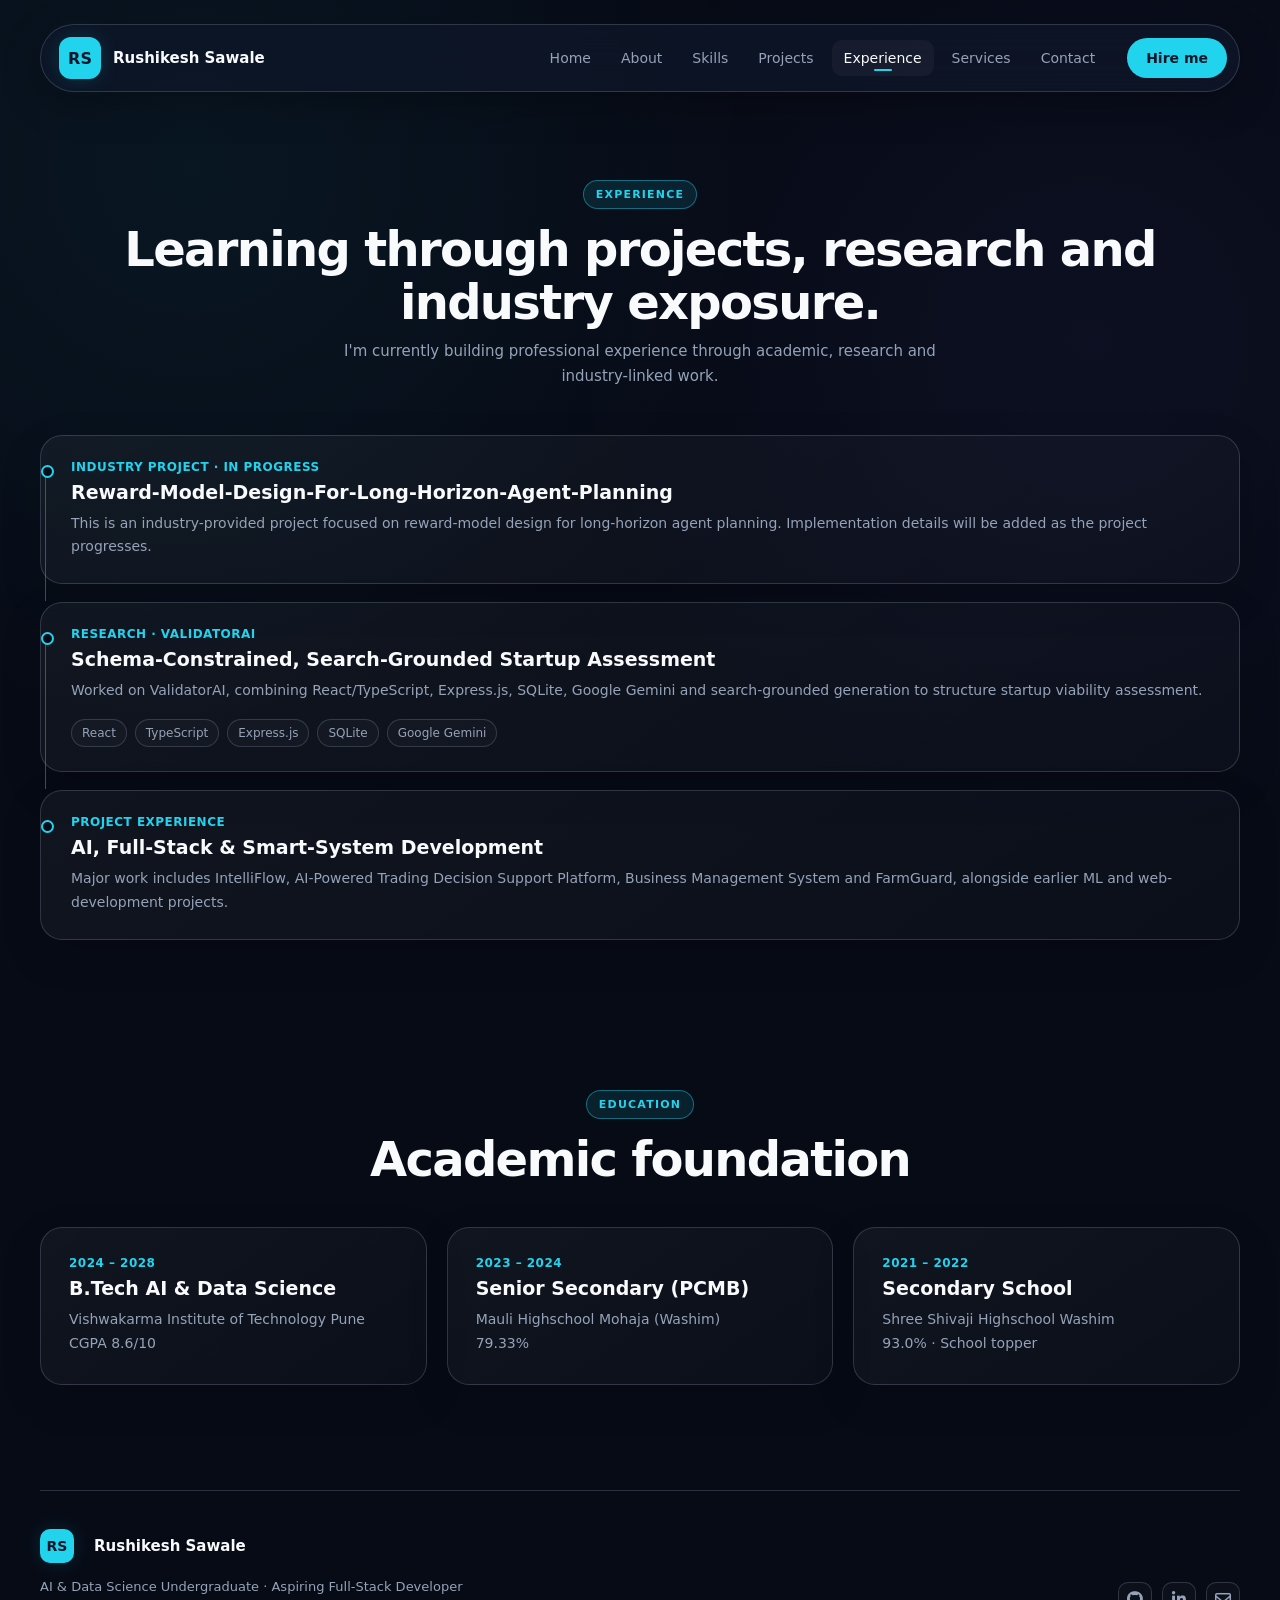
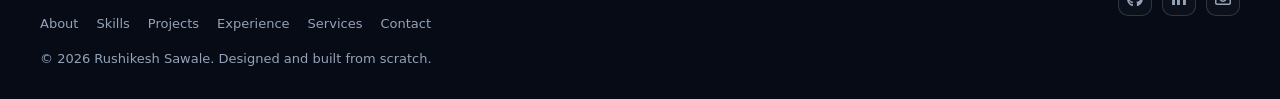
<file: experience.html>
<!doctype html>
<html lang="en">
  <head>
    <meta charset="UTF-8" />
    <meta name="viewport" content="width=device-width,initial-scale=1.0" />
    <meta
      name="description"
      content="Rushikesh Sawale — AI & Data Science undergraduate, aspiring software and full-stack developer."
    />
    <title>Experience | Rushikesh Sawale</title>
    <link rel="stylesheet" href="css/style.css" />
    <link
      rel="stylesheet"
      href="https://cdnjs.cloudflare.com/ajax/libs/font-awesome/6.5.2/css/all.min.css"
    />
  </head>
  <body>
    <nav class="navbar">
      <div class="brand-group">
        <a class="brand-logo" href="index.html">RS</a
        ><a class="brand-name" href="index.html">Rushikesh Sawale</a>
      </div>
      <div class="nav-links">
        <a class="nav-link" href="index.html">Home</a
        ><a class="nav-link" href="about.html">About</a
        ><a class="nav-link" href="skills.html">Skills</a
        ><a class="nav-link" href="projects.html">Projects</a
        ><a class="nav-link active" href="experience.html">Experience</a
        ><a class="nav-link" href="services.html">Services</a
        ><a class="nav-link" href="contact.html">Contact</a>
      </div>
      <a class="nav-button" href="contact.html">Hire me</a
      ><button class="menu-toggle" aria-label="Open menu" aria-expanded="false">
        <i class="fa-solid fa-bars"></i>
      </button>
    </nav>
    <main class="page-main">
      <section class="section">
        <div class="section-head">
          <span class="eyebrow">EXPERIENCE</span>
          <h1 class="section-title">
            Learning through projects, research and industry exposure.
          </h1>
          <p class="section-description">
            I'm currently building professional experience through academic,
            research and industry-linked work.
          </p>
        </div>
        <div class="timeline">
          <article class="card timeline-item">
            <div class="meta">INDUSTRY PROJECT · IN PROGRESS</div>
            <h3>Reward-Model-Design-For-Long-Horizon-Agent-Planning</h3>
            <p>
              This is an industry-provided project focused on reward-model
              design for long-horizon agent planning. Implementation details
              will be added as the project progresses.
            </p>
          </article>
          <article class="card timeline-item">
            <div class="meta">RESEARCH · VALIDATORAI</div>
            <h3>Schema-Constrained, Search-Grounded Startup Assessment</h3>
            <p>
              Worked on ValidatorAI, combining React/TypeScript, Express.js,
              SQLite, Google Gemini and search-grounded generation to structure
              startup viability assessment.
            </p>
            <div class="tag-list">
              <span class="tag">React</span><span class="tag">TypeScript</span
              ><span class="tag">Express.js</span><span class="tag">SQLite</span
              ><span class="tag">Google Gemini</span>
            </div>
          </article>
          <article class="card timeline-item">
            <div class="meta">PROJECT EXPERIENCE</div>
            <h3>AI, Full-Stack & Smart-System Development</h3>
            <p>
              Major work includes IntelliFlow, AI-Powered Trading Decision
              Support Platform, Business Management System and FarmGuard,
              alongside earlier ML and web-development projects.
            </p>
          </article>
        </div>
      </section>
      <section class="section">
        <div class="section-head">
          <span class="eyebrow">EDUCATION</span>
          <h2 class="section-title">Academic foundation</h2>
        </div>
        <div class="grid-3">
          <article class="card">
            <div class="meta">2024 – 2028</div>
            <h3>B.Tech AI & Data Science</h3>
            <p>Vishwakarma Institute of Technology Pune</p>
            <p class="subtle">CGPA 8.6/10</p>
          </article>
          <article class="card">
            <div class="meta">2023 – 2024</div>
            <h3>Senior Secondary (PCMB)</h3>
            <p>Mauli Highschool Mohaja (Washim)</p>
            <p class="subtle">79.33%</p>
          </article>
          <article class="card">
            <div class="meta">2021 – 2022</div>
            <h3>Secondary School</h3>
            <p>Shree Shivaji Highschool Washim</p>
            <p class="subtle">93.0% · School topper</p>
          </article>
        </div>
      </section>
    </main>
    <footer class="footer">
      <div>
        <div class="footer-brand">
          <a class="footer-logo" href="index.html">RS</a
          ><span class="footer-name">Rushikesh Sawale</span>
        </div>
        <p class="footer-description">
          AI & Data Science Undergraduate · Aspiring Full-Stack Developer
        </p>
        <div class="footer-links">
          <a href="about.html">About</a><a href="skills.html">Skills</a
          ><a href="projects.html">Projects</a
          ><a href="experience.html">Experience</a
          ><a href="services.html">Services</a
          ><a href="contact.html">Contact</a>
        </div>
        <p class="footer-copyright">
          © <span data-year>2026</span> Rushikesh Sawale. Designed and built
          from scratch.
        </p>
      </div>
      <div class="footer-nav">
        <a
          class="social-icon"
          href="https://github.com/rushipatilsawale"
          target="_blank"
          ><i class="fa-brands fa-github"></i></a
        ><a
          class="social-icon"
          href="https://www.linkedin.com/in/rushikeshsawale"
          target="_blank"
          ><i class="fa-brands fa-linkedin-in"></i></a
        ><a class="social-icon" href="mailto:rushikesh.sawale24@vit.edu"
          ><i class="fa-regular fa-envelope"></i
        ></a>
      </div>
    </footer>
    <script src="js/script.js"></script>
  </body>
</html>
</file>
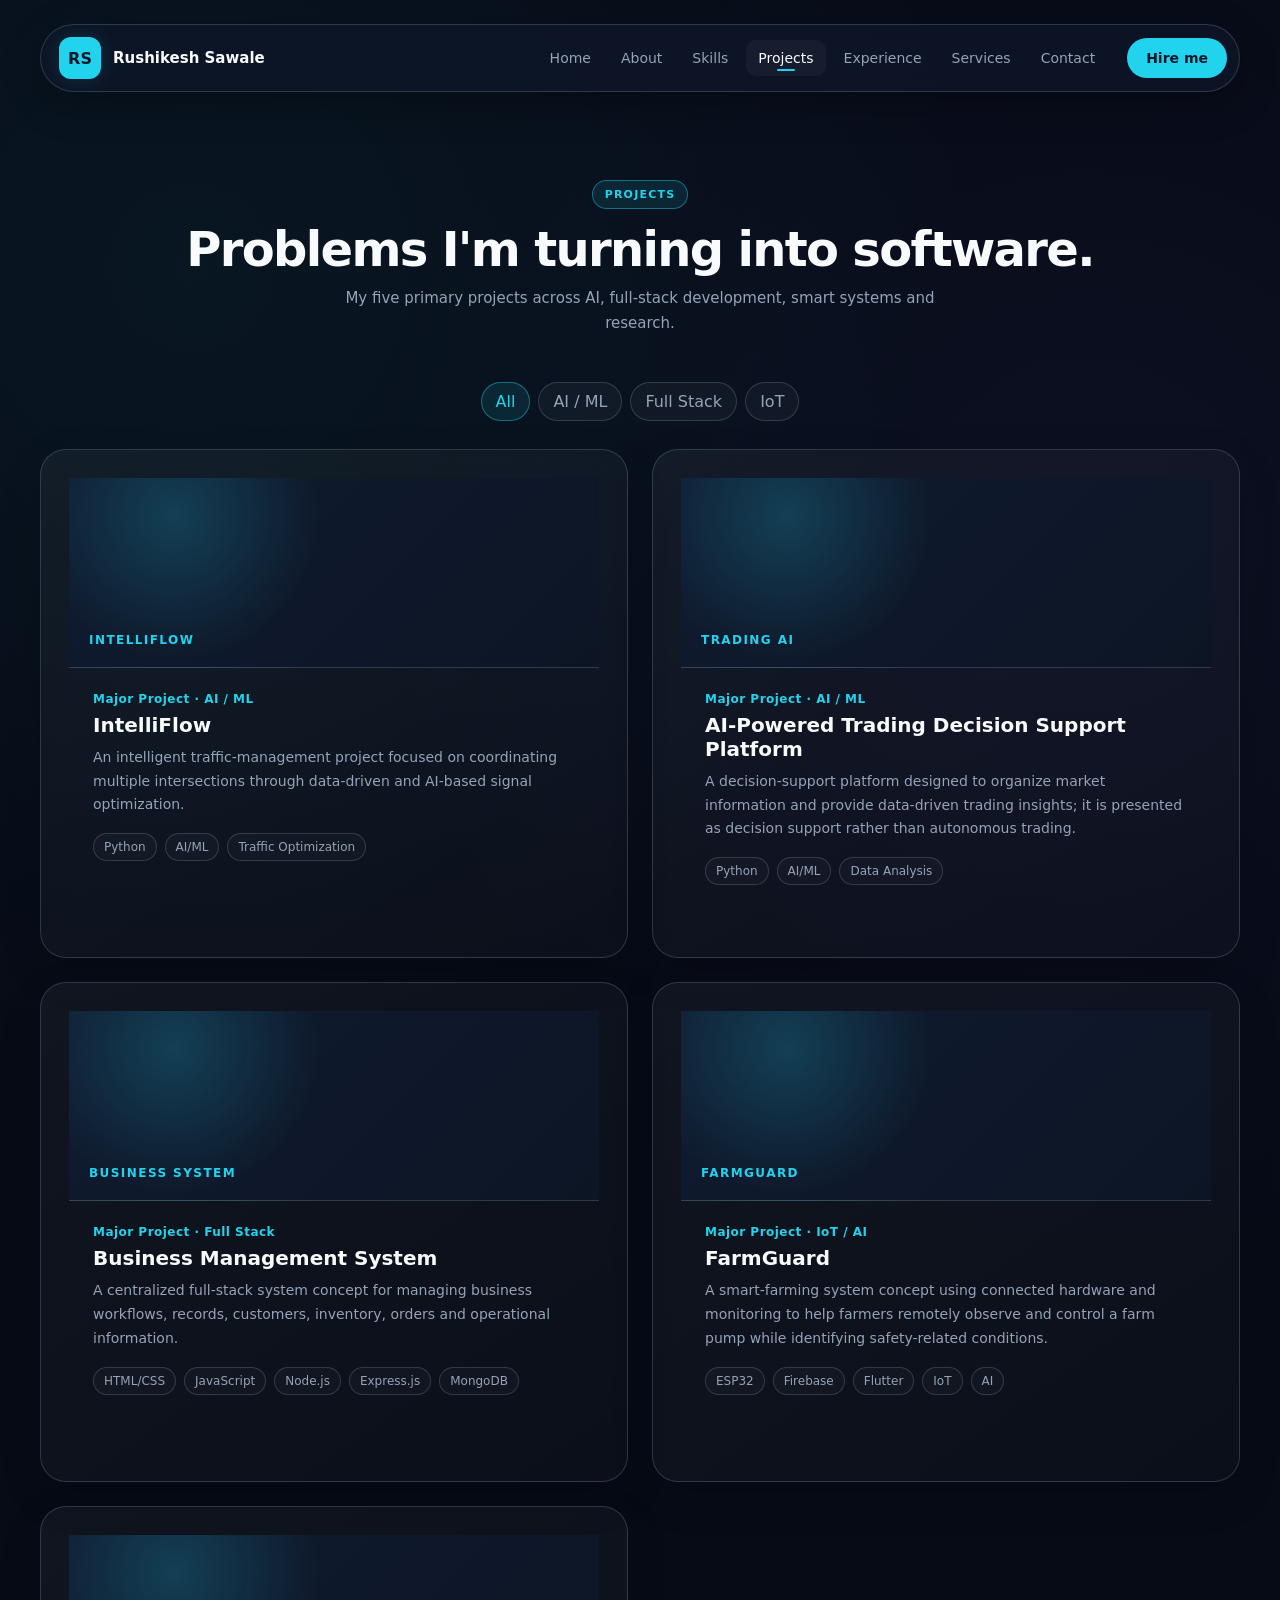
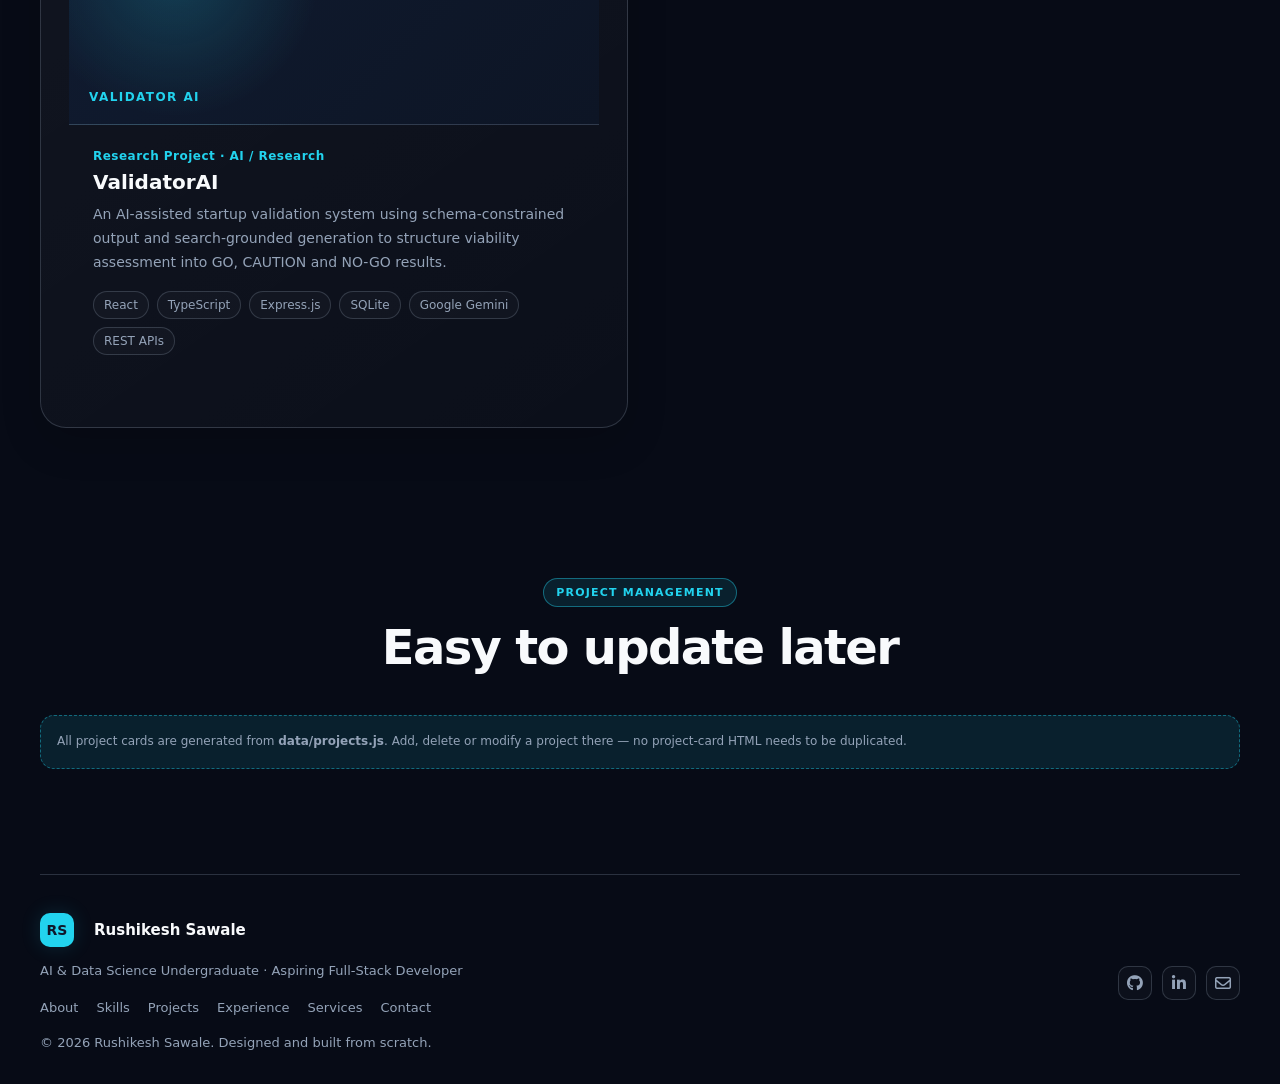
<file: projects.html>
<!doctype html>
<html lang="en">
  <head>
    <meta charset="UTF-8" />
    <meta name="viewport" content="width=device-width,initial-scale=1.0" />
    <meta
      name="description"
      content="Rushikesh Sawale — AI & Data Science undergraduate, aspiring software and full-stack developer."
    />
    <title>Projects | Rushikesh Sawale</title>
    <link rel="stylesheet" href="css/style.css" />
    <link
      rel="stylesheet"
      href="https://cdnjs.cloudflare.com/ajax/libs/font-awesome/6.5.2/css/all.min.css"
    />
  </head>
  <body>
    <nav class="navbar">
      <div class="brand-group">
        <a class="brand-logo" href="index.html">RS</a
        ><a class="brand-name" href="index.html">Rushikesh Sawale</a>
      </div>
      <div class="nav-links">
        <a class="nav-link" href="index.html">Home</a
        ><a class="nav-link" href="about.html">About</a
        ><a class="nav-link" href="skills.html">Skills</a
        ><a class="nav-link active" href="projects.html">Projects</a
        ><a class="nav-link" href="experience.html">Experience</a
        ><a class="nav-link" href="services.html">Services</a
        ><a class="nav-link" href="contact.html">Contact</a>
      </div>
      <a class="nav-button" href="contact.html">Hire me</a
      ><button class="menu-toggle" aria-label="Open menu" aria-expanded="false">
        <i class="fa-solid fa-bars"></i>
      </button>
    </nav>
    <main class="page-main">
      <section class="section">
        <div class="section-head">
          <span class="eyebrow">PROJECTS</span>
          <h1 class="section-title">Problems I'm turning into software.</h1>
          <p class="section-description">
            My five primary projects across AI, full-stack development, smart
            systems and research.
          </p>
        </div>
        <div class="filter-bar">
          <button class="filter-btn active" data-filter="All">All</button
          ><button class="filter-btn" data-filter="AI">AI / ML</button
          ><button class="filter-btn" data-filter="Full Stack">
            Full Stack</button
          ><button class="filter-btn" data-filter="IoT">IoT</button>
        </div>
        <div id="projects-grid" class="grid-2"></div>
      </section>
      <section class="section">
        <div class="section-head">
          <span class="eyebrow">PROJECT MANAGEMENT</span>
          <h2 class="section-title">Easy to update later</h2>
        </div>
        <div class="notice">
          All project cards are generated from
          <strong>data/projects.js</strong>. Add, delete or modify a project
          there — no project-card HTML needs to be duplicated.
        </div>
      </section>
    </main>
    <footer class="footer">
      <div>
        <div class="footer-brand">
          <a class="footer-logo" href="index.html">RS</a
          ><span class="footer-name">Rushikesh Sawale</span>
        </div>
        <p class="footer-description">
          AI & Data Science Undergraduate · Aspiring Full-Stack Developer
        </p>
        <div class="footer-links">
          <a href="about.html">About</a><a href="skills.html">Skills</a
          ><a href="projects.html">Projects</a
          ><a href="experience.html">Experience</a
          ><a href="services.html">Services</a
          ><a href="contact.html">Contact</a>
        </div>
        <p class="footer-copyright">
          © <span data-year>2026</span> Rushikesh Sawale. Designed and built
          from scratch.
        </p>
      </div>
      <div class="footer-nav">
        <a
          class="social-icon"
          href="https://github.com/rushipatilsawale"
          target="_blank"
          ><i class="fa-brands fa-github"></i></a
        ><a
          class="social-icon"
          href="https://www.linkedin.com/in/rushikeshsawale"
          target="_blank"
          ><i class="fa-brands fa-linkedin-in"></i></a
        ><a class="social-icon" href="mailto:rushikesh.sawale24@vit.edu"
          ><i class="fa-regular fa-envelope"></i
        ></a>
      </div>
    </footer>
    <script src="data/projects.js"></script>
    <script src="js/projects.js"></script>
    <script src="js/script.js"></script>
  </body>
</html>
</file>
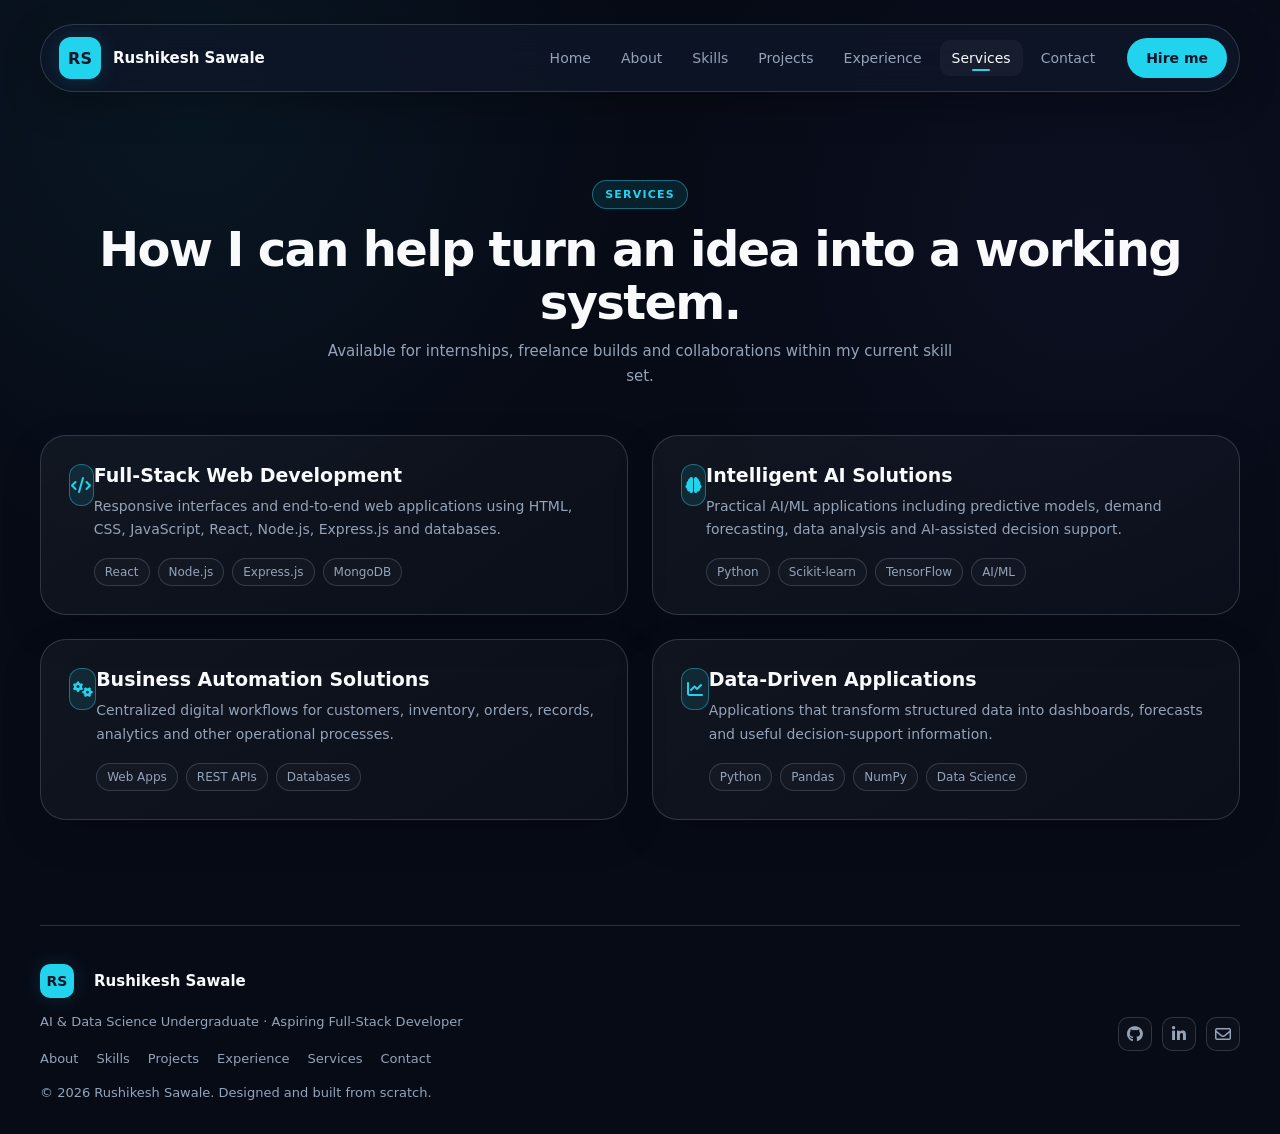
<file: services.html>
<!doctype html>
<html lang="en">
  <head>
    <meta charset="UTF-8" />
    <meta name="viewport" content="width=device-width,initial-scale=1.0" />
    <meta
      name="description"
      content="Rushikesh Sawale — AI & Data Science undergraduate, aspiring software and full-stack developer."
    />
    <title>Services | Rushikesh Sawale</title>
    <link rel="stylesheet" href="css/style.css" />
    <link
      rel="stylesheet"
      href="https://cdnjs.cloudflare.com/ajax/libs/font-awesome/6.5.2/css/all.min.css"
    />
  </head>
  <body>
    <nav class="navbar">
      <div class="brand-group">
        <a class="brand-logo" href="index.html">RS</a
        ><a class="brand-name" href="index.html">Rushikesh Sawale</a>
      </div>
      <div class="nav-links">
        <a class="nav-link" href="index.html">Home</a
        ><a class="nav-link" href="about.html">About</a
        ><a class="nav-link" href="skills.html">Skills</a
        ><a class="nav-link" href="projects.html">Projects</a
        ><a class="nav-link" href="experience.html">Experience</a
        ><a class="nav-link active" href="services.html">Services</a
        ><a class="nav-link" href="contact.html">Contact</a>
      </div>
      <a class="nav-button" href="contact.html">Hire me</a
      ><button class="menu-toggle" aria-label="Open menu" aria-expanded="false">
        <i class="fa-solid fa-bars"></i>
      </button>
    </nav>
    <main class="page-main">
      <section class="section">
        <div class="section-head">
          <span class="eyebrow">SERVICES</span>
          <h1 class="section-title">
            How I can help turn an idea into a working system.
          </h1>
          <p class="section-description">
            Available for internships, freelance builds and collaborations
            within my current skill set.
          </p>
        </div>
        <div class="grid-2">
          <article class="card service-card">
            <div class="icon-box"><i class="fa-solid fa-code"></i></div>
            <div>
              <h3>Full-Stack Web Development</h3>
              <p>
                Responsive interfaces and end-to-end web applications using
                HTML, CSS, JavaScript, React, Node.js, Express.js and databases.
              </p>
              <div class="tag-list">
                <span class="tag">React</span><span class="tag">Node.js</span
                ><span class="tag">Express.js</span
                ><span class="tag">MongoDB</span>
              </div>
            </div>
          </article>
          <article class="card service-card">
            <div class="icon-box"><i class="fa-solid fa-brain"></i></div>
            <div>
              <h3>Intelligent AI Solutions</h3>
              <p>
                Practical AI/ML applications including predictive models, demand
                forecasting, data analysis and AI-assisted decision support.
              </p>
              <div class="tag-list">
                <span class="tag">Python</span
                ><span class="tag">Scikit-learn</span
                ><span class="tag">TensorFlow</span
                ><span class="tag">AI/ML</span>
              </div>
            </div>
          </article>
          <article class="card service-card">
            <div class="icon-box"><i class="fa-solid fa-gears"></i></div>
            <div>
              <h3>Business Automation Solutions</h3>
              <p>
                Centralized digital workflows for customers, inventory, orders,
                records, analytics and other operational processes.
              </p>
              <div class="tag-list">
                <span class="tag">Web Apps</span
                ><span class="tag">REST APIs</span
                ><span class="tag">Databases</span>
              </div>
            </div>
          </article>
          <article class="card service-card">
            <div class="icon-box"><i class="fa-solid fa-chart-line"></i></div>
            <div>
              <h3>Data-Driven Applications</h3>
              <p>
                Applications that transform structured data into dashboards,
                forecasts and useful decision-support information.
              </p>
              <div class="tag-list">
                <span class="tag">Python</span><span class="tag">Pandas</span
                ><span class="tag">NumPy</span
                ><span class="tag">Data Science</span>
              </div>
            </div>
          </article>
        </div>
      </section>
    </main>
    <footer class="footer">
      <div>
        <div class="footer-brand">
          <a class="footer-logo" href="index.html">RS</a
          ><span class="footer-name">Rushikesh Sawale</span>
        </div>
        <p class="footer-description">
          AI & Data Science Undergraduate · Aspiring Full-Stack Developer
        </p>
        <div class="footer-links">
          <a href="about.html">About</a><a href="skills.html">Skills</a
          ><a href="projects.html">Projects</a
          ><a href="experience.html">Experience</a
          ><a href="services.html">Services</a
          ><a href="contact.html">Contact</a>
        </div>
        <p class="footer-copyright">
          © <span data-year>2026</span> Rushikesh Sawale. Designed and built
          from scratch.
        </p>
      </div>
      <div class="footer-nav">
        <a
          class="social-icon"
          href="https://github.com/rushipatilsawale"
          target="_blank"
          ><i class="fa-brands fa-github"></i></a
        ><a
          class="social-icon"
          href="https://www.linkedin.com/in/rushikeshsawale"
          target="_blank"
          ><i class="fa-brands fa-linkedin-in"></i></a
        ><a class="social-icon" href="mailto:rushikesh.sawale24@vit.edu"
          ><i class="fa-regular fa-envelope"></i
        ></a>
      </div>
    </footer>
    <script src="js/script.js"></script>
  </body>
</html>
</file>
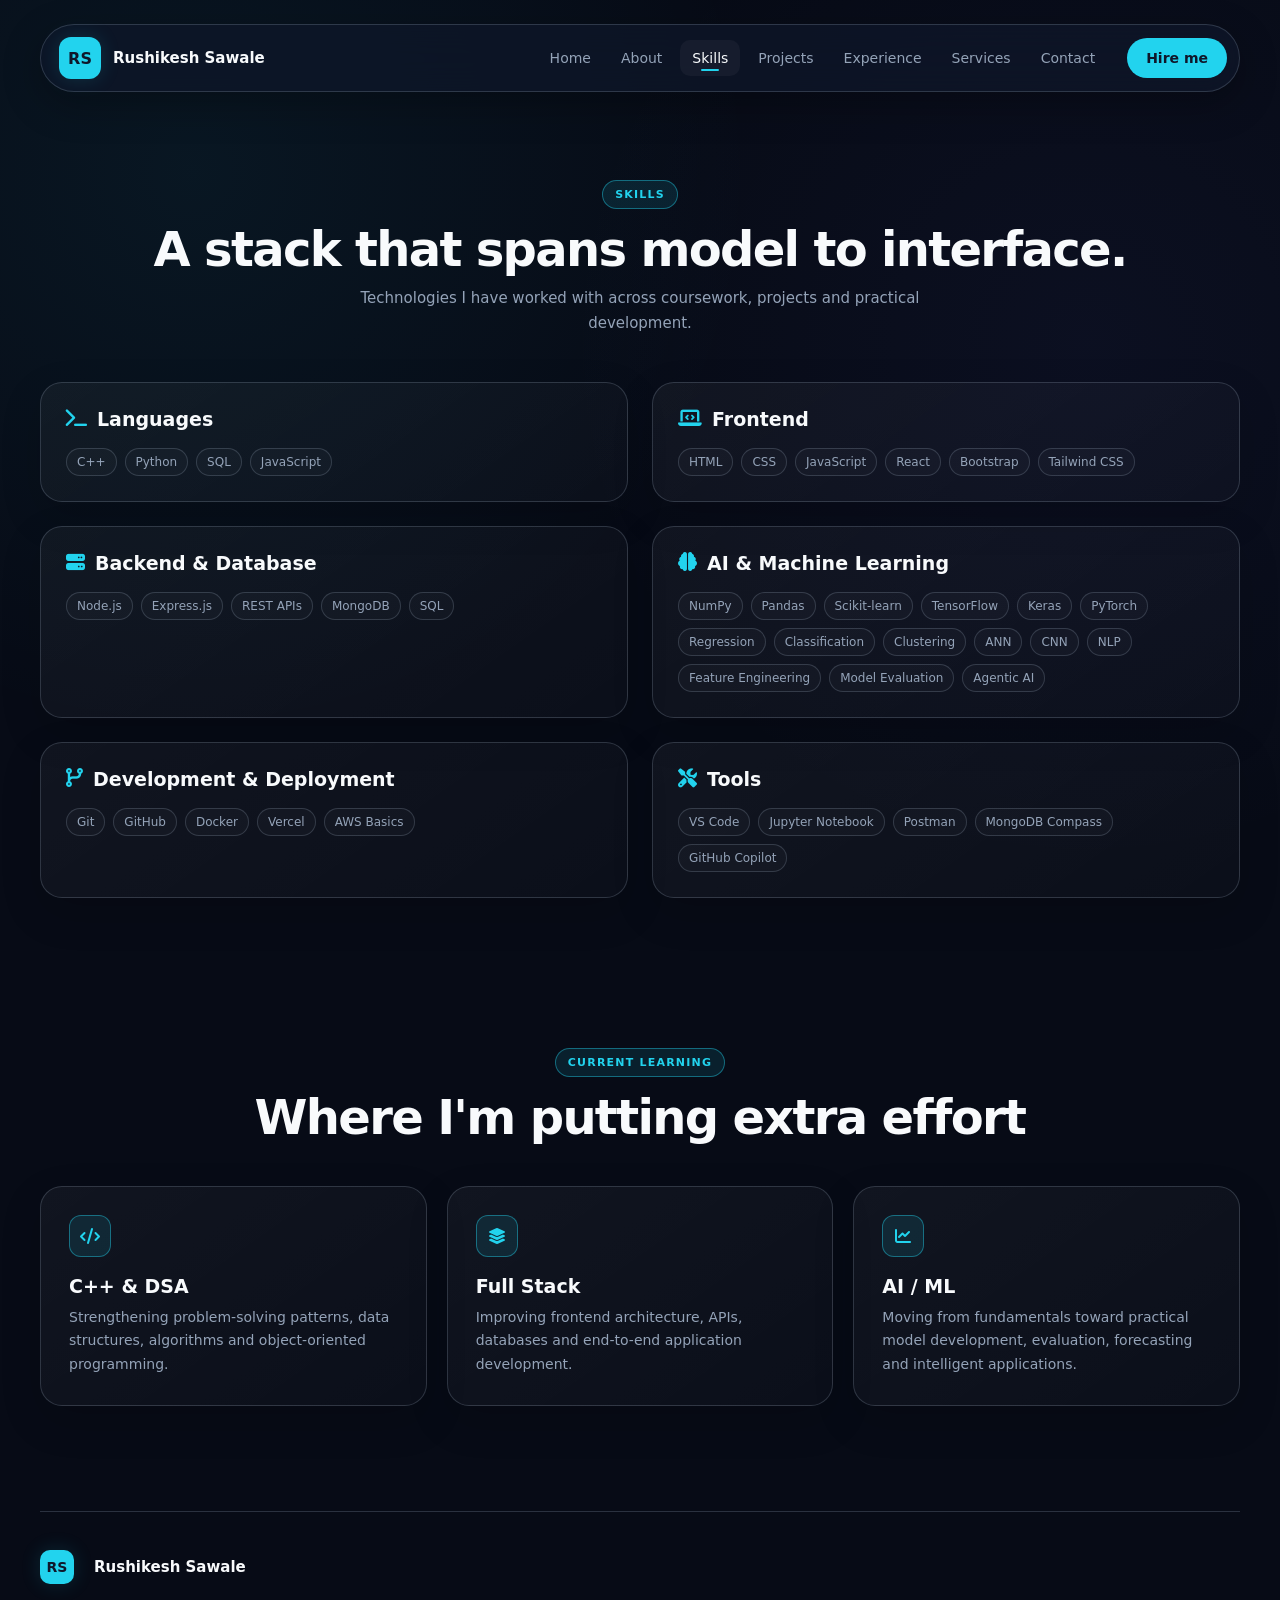
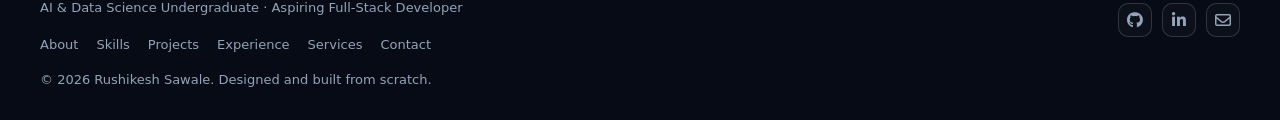
<file: skills.html>
<!doctype html>
<html lang="en">
  <head>
    <meta charset="UTF-8" />
    <meta name="viewport" content="width=device-width,initial-scale=1.0" />
    <meta
      name="description"
      content="Rushikesh Sawale — AI & Data Science undergraduate, aspiring software and full-stack developer."
    />
    <title>Skills | Rushikesh Sawale</title>
    <link rel="stylesheet" href="css/style.css" />
    <link
      rel="stylesheet"
      href="https://cdnjs.cloudflare.com/ajax/libs/font-awesome/6.5.2/css/all.min.css"
    />
  </head>
  <body>
    <nav class="navbar">
      <div class="brand-group">
        <a class="brand-logo" href="index.html">RS</a
        ><a class="brand-name" href="index.html">Rushikesh Sawale</a>
      </div>
      <div class="nav-links">
        <a class="nav-link" href="index.html">Home</a
        ><a class="nav-link" href="about.html">About</a
        ><a class="nav-link active" href="skills.html">Skills</a
        ><a class="nav-link" href="projects.html">Projects</a
        ><a class="nav-link" href="experience.html">Experience</a
        ><a class="nav-link" href="services.html">Services</a
        ><a class="nav-link" href="contact.html">Contact</a>
      </div>
      <a class="nav-button" href="contact.html">Hire me</a
      ><button class="menu-toggle" aria-label="Open menu" aria-expanded="false">
        <i class="fa-solid fa-bars"></i>
      </button>
    </nav>
    <main class="page-main">
      <section class="section">
        <div class="section-head">
          <span class="eyebrow">SKILLS</span>
          <h1 class="section-title">A stack that spans model to interface.</h1>
          <p class="section-description">
            Technologies I have worked with across coursework, projects and
            practical development.
          </p>
        </div>
        <div class="grid-2">
          <article class="card skill-category">
            <h3><i class="fa-solid fa-terminal"></i> Languages</h3>
            <div class="tag-list">
              <span class="tag">C++</span><span class="tag">Python</span
              ><span class="tag">SQL</span><span class="tag">JavaScript</span>
            </div>
          </article>
          <article class="card skill-category">
            <h3><i class="fa-solid fa-laptop-code"></i> Frontend</h3>
            <div class="tag-list">
              <span class="tag">HTML</span><span class="tag">CSS</span
              ><span class="tag">JavaScript</span><span class="tag">React</span
              ><span class="tag">Bootstrap</span
              ><span class="tag">Tailwind CSS</span>
            </div>
          </article>
          <article class="card skill-category">
            <h3><i class="fa-solid fa-server"></i> Backend & Database</h3>
            <div class="tag-list">
              <span class="tag">Node.js</span><span class="tag">Express.js</span
              ><span class="tag">REST APIs</span><span class="tag">MongoDB</span
              ><span class="tag">SQL</span>
            </div>
          </article>
          <article class="card skill-category">
            <h3><i class="fa-solid fa-brain"></i> AI & Machine Learning</h3>
            <div class="tag-list">
              <span class="tag">NumPy</span><span class="tag">Pandas</span
              ><span class="tag">Scikit-learn</span
              ><span class="tag">TensorFlow</span><span class="tag">Keras</span
              ><span class="tag">PyTorch</span
              ><span class="tag">Regression</span
              ><span class="tag">Classification</span
              ><span class="tag">Clustering</span><span class="tag">ANN</span
              ><span class="tag">CNN</span><span class="tag">NLP</span
              ><span class="tag">Feature Engineering</span
              ><span class="tag">Model Evaluation</span
              ><span class="tag">Agentic AI</span>
            </div>
          </article>
          <article class="card skill-category">
            <h3>
              <i class="fa-solid fa-code-branch"></i> Development & Deployment
            </h3>
            <div class="tag-list">
              <span class="tag">Git</span><span class="tag">GitHub</span
              ><span class="tag">Docker</span><span class="tag">Vercel</span
              ><span class="tag">AWS Basics</span>
            </div>
          </article>
          <article class="card skill-category">
            <h3><i class="fa-solid fa-screwdriver-wrench"></i> Tools</h3>
            <div class="tag-list">
              <span class="tag">VS Code</span
              ><span class="tag">Jupyter Notebook</span
              ><span class="tag">Postman</span
              ><span class="tag">MongoDB Compass</span
              ><span class="tag">GitHub Copilot</span>
            </div>
          </article>
        </div>
      </section>
      <section class="section">
        <div class="section-head">
          <span class="eyebrow">CURRENT LEARNING</span>
          <h2 class="section-title">Where I'm putting extra effort</h2>
        </div>
        <div class="grid-3">
          <article class="card">
            <div class="icon-box"><i class="fa-solid fa-code"></i></div>
            <h3>C++ & DSA</h3>
            <p>
              Strengthening problem-solving patterns, data structures,
              algorithms and object-oriented programming.
            </p>
          </article>
          <article class="card">
            <div class="icon-box"><i class="fa-solid fa-layer-group"></i></div>
            <h3>Full Stack</h3>
            <p>
              Improving frontend architecture, APIs, databases and end-to-end
              application development.
            </p>
          </article>
          <article class="card">
            <div class="icon-box"><i class="fa-solid fa-chart-line"></i></div>
            <h3>AI / ML</h3>
            <p>
              Moving from fundamentals toward practical model development,
              evaluation, forecasting and intelligent applications.
            </p>
          </article>
        </div>
      </section>
    </main>
    <footer class="footer">
      <div>
        <div class="footer-brand">
          <a class="footer-logo" href="index.html">RS</a
          ><span class="footer-name">Rushikesh Sawale</span>
        </div>
        <p class="footer-description">
          AI & Data Science Undergraduate · Aspiring Full-Stack Developer
        </p>
        <div class="footer-links">
          <a href="about.html">About</a><a href="skills.html">Skills</a
          ><a href="projects.html">Projects</a
          ><a href="experience.html">Experience</a
          ><a href="services.html">Services</a
          ><a href="contact.html">Contact</a>
        </div>
        <p class="footer-copyright">
          © <span data-year>2026</span> Rushikesh Sawale. Designed and built
          from scratch.
        </p>
      </div>
      <div class="footer-nav">
        <a
          class="social-icon"
          href="https://github.com/rushipatilsawale"
          target="_blank"
          ><i class="fa-brands fa-github"></i></a
        ><a
          class="social-icon"
          href="https://www.linkedin.com/in/rushikeshsawale"
          target="_blank"
          ><i class="fa-brands fa-linkedin-in"></i></a
        ><a class="social-icon" href="mailto:rushikesh.sawale24@vit.edu"
          ><i class="fa-regular fa-envelope"></i
        ></a>
      </div>
    </footer>
    <script src="js/script.js"></script>
  </body>
</html>
</file>
<file: css/style.css>
/* =========================================================
   RUSHIKESH SAWALE — PORTFOLIO
   Modern Dark Technical Portfolio
   ========================================================= */

/* =========================================================
   DESIGN SYSTEM + GLOBAL
   ========================================================= */

:root {
  --bg: oklch(15% 0.026 268);
  --surface: rgba(255, 255, 255, 0.035);
  --surface-hover: rgba(255, 255, 255, 0.06);

  --text-primary: #f8fafc;
  --text-secondary: #94a3b8;
  --text-muted: #64748b;

  --text: #f8fafc;
  --muted: #94a3b8;

  --accent: #22d3ee;
  --accent-light: #67e8f9;
  --accent2: #67e8f9;

  --accent-soft: rgba(34, 211, 238, 0.12);
  --accent-border: rgba(34, 211, 238, 0.35);

  --soft: rgba(34, 211, 238, 0.11);
  --border: rgba(148, 163, 184, 0.25);
  --border2: rgba(34, 211, 238, 0.42);
  --border-hover: rgba(34, 211, 238, 0.55);

  --radius-sm: 10px;
  --radius-md: 18px;
  --radius-lg: 26px;
  --radius-pill: 999px;

  --r: 22px;
  --pill: 999px;

  --container: 1200px;
  --max: 1200px;

  --transition: 0.3s ease;
  --tr: 0.28s ease;
}

* {
  margin: 0;
  padding: 0;
  box-sizing: border-box;
}

html {
  scroll-behavior: smooth;
}

body {
  min-height: 100vh;
  margin: 0;
  overflow-x: hidden;

  background:
    radial-gradient(
      circle at 15% 10%,
      rgba(34, 211, 238, 0.06),
      transparent 30%
    ),
    radial-gradient(
      circle at 85% 20%,
      rgba(99, 102, 241, 0.05),
      transparent 30%
    ),
    var(--bg);

  color: var(--text-primary);

  font-family:
    Inter,
    system-ui,
    -apple-system,
    BlinkMacSystemFont,
    "Segoe UI",
    sans-serif;
}

a {
  color: inherit;
}

img {
  max-width: 100%;
  display: block;
}

button,
input,
textarea {
  font: inherit;
}

/* =========================================================
   COMMON SECTION HEADER
   ========================================================= */

.section-label {
  width: fit-content;
  display: inline-flex;
  align-items: center;
  justify-content: center;
  margin: 0 auto 18px;
  padding: 7px 12px;

  color: var(--accent);
  background: var(--accent-soft);
  border: 1px solid var(--accent-border);
  border-radius: var(--radius-pill);

  font-size: 11px;
  font-weight: 700;
  letter-spacing: 0.12em;
}

.section-title {
  margin: 0 auto 10px;
  color: var(--text-primary);

  font-size: clamp(2rem, 4vw, 3rem);
  font-weight: 750;
  line-height: 1.1;
  letter-spacing: -0.035em;

  text-align: center;
}

.section-description {
  max-width: 650px;
  margin: 0 auto 45px;

  color: var(--text-secondary);

  font-size: 15px;
  line-height: 1.7;
  text-align: center;
}

/* =========================================================
   SHARED NAVBAR
   Used by ALL pages
   ========================================================= */

.navbar {
  position: fixed;
  z-index: 1000;

  top: 24px;
  left: 50%;
  transform: translateX(-50%);

  width: min(var(--container), calc(100% - 40px));
  min-height: 68px;

  padding: 0 12px 0 18px;

  display: flex;
  align-items: center;
  justify-content: space-between;
  gap: 20px;

  background: rgba(15, 23, 42, 0.76);

  border: 1px solid var(--border);
  border-radius: var(--radius-pill);

  backdrop-filter: blur(18px);
  -webkit-backdrop-filter: blur(18px);

  box-shadow: 0 12px 38px rgba(0, 0, 0, 0.28);

  transition:
    border-color var(--transition),
    box-shadow var(--transition),
    background var(--transition);
}

.navbar:hover {
  border-color: var(--border-hover);

  box-shadow:
    0 12px 40px rgba(0, 0, 0, 0.3),
    0 0 25px rgba(34, 211, 238, 0.05);
}

/* =========================================================
   BRAND
   ========================================================= */

.brand-group {
  display: flex;
  align-items: center;
  gap: 12px;
  flex-shrink: 0;
}

.brand-logo,
.footer-logo {
  width: 42px;
  height: 42px;

  display: flex;
  align-items: center;
  justify-content: center;

  background: var(--accent);
  color: #0f172a !important;

  border-radius: 12px;

  font-size: 16px;
  font-weight: 800;

  text-decoration: none;

  box-shadow: 0 0 20px rgba(34, 211, 238, 0.15);

  transition:
    transform var(--transition),
    box-shadow var(--transition);
}

.brand-logo:hover {
  transform: rotate(-4deg) scale(1.05);

  box-shadow: 0 0 25px rgba(34, 211, 238, 0.25);
}

.brand-name {
  color: var(--text-primary) !important;

  font-size: 15px;
  font-weight: 600;

  white-space: nowrap;
  text-decoration: none;
}

/* =========================================================
   SHARED NAV LINKS
   ========================================================= */

.nav-links {
  display: flex;
  align-items: center;
  justify-content: center;

  gap: 6px;
  margin-left: auto;
}

.nav-link {
  position: relative;

  padding: 10px 12px;

  color: var(--text-secondary);

  text-decoration: none;

  font-size: 14px;
  font-weight: 500;

  border-radius: 10px;

  transition:
    color var(--transition),
    background var(--transition);
}

.nav-link:hover,
.nav-link.active {
  color: var(--text-primary);
  background: rgba(255, 255, 255, 0.04);
}

/* IMPORTANT:
   Only the CURRENT PAGE gets the underline.
   Hovering another page does NOT create an underline.
*/

.nav-link.active::after {
  content: "";

  position: absolute;

  left: 50%;
  bottom: 5px;

  width: 18px;
  height: 2px;

  transform: translateX(-50%);

  background: var(--accent);

  border-radius: 10px;
}

/* =========================================================
   HIRE ME / PRIMARY BUTTON
   ========================================================= */

.nav-button,
.btn-primary {
  display: inline-flex;
  align-items: center;
  justify-content: center;

  gap: 9px;

  padding: 11px 18px;

  background: var(--accent);
  color: #0f172a !important;

  border: 1px solid transparent;
  border-radius: var(--radius-pill);

  font-size: 14px;
  font-weight: 750;

  text-decoration: none;

  transition:
    transform var(--transition),
    box-shadow var(--transition),
    background var(--transition);

  cursor: pointer;
}

.nav-button:hover,
.btn-primary:hover {
  transform: translateY(-2px);

  background: var(--accent-light);

  box-shadow: 0 10px 28px rgba(34, 211, 238, 0.18);
}

/* =========================================================
   MOBILE MENU BUTTON
   ========================================================= */

.menu-toggle {
  display: none;

  background: none;
  color: var(--text-primary);

  border: 0;

  font-size: 20px;

  cursor: pointer;
}

/* =========================================================
   HERO SECTION
   ========================================================= */

.hero {
  width: min(var(--container), calc(100% - 40px));

  min-height: 680px;

  margin: 0 auto;

  padding-top: 150px;

  display: grid;

  grid-template-columns: 1.15fr 0.85fr;

  align-items: center;

  gap: 70px;
}

.hero-content {
  max-width: 720px;
}

.hero-status {
  width: fit-content;

  display: inline-flex;
  align-items: center;

  gap: 8px;

  margin-bottom: 24px;

  padding: 8px 14px;

  color: var(--text-secondary);

  background: rgba(255, 255, 255, 0.035);

  border: 1px solid var(--border);

  border-radius: var(--radius-pill);

  font-size: 13px;
  font-weight: 500;

  backdrop-filter: blur(10px);
  -webkit-backdrop-filter: blur(10px);
}

.status-dot {
  color: var(--accent);

  font-size: 18px;
  line-height: 0;

  text-shadow: 0 0 10px rgba(34, 211, 238, 0.8);
}

.hero-title {
  margin-bottom: 8px;

  color: var(--text-primary);

  font-size: clamp(2.5rem, 5vw, 4.5rem);

  font-weight: 750;

  line-height: 1.05;

  letter-spacing: -0.045em;
}

.hero-subtitle {
  margin-bottom: 8px;

  color: var(--text-primary);

  font-size: clamp(2rem, 4vw, 3.6rem);

  font-weight: 700;

  line-height: 1.08;

  letter-spacing: -0.04em;
}

.hero-tagline {
  margin-bottom: 22px;

  background: linear-gradient(90deg, var(--accent), #818cf8);

  -webkit-background-clip: text;
  background-clip: text;

  -webkit-text-fill-color: transparent;

  font-size: clamp(1.1rem, 2vw, 1.45rem);

  font-weight: 600;

  line-height: 1.4;
}

.hero-role {
  min-height: 28px;

  margin-bottom: 20px;

  color: var(--accent);

  font-size: 17px;

  font-weight: 600;

  letter-spacing: 0.02em;
}

.typing-cursor {
  color: var(--accent);

  font-weight: 400;

  animation: blink 0.8s infinite;
}

.hero-description {
  max-width: 680px;

  margin-bottom: 30px;

  color: var(--text-secondary);

  font-size: 16px;

  line-height: 1.8;
}

/* =========================================================
   INNER PAGE MAIN
   ========================================================= */

.page-main {
  padding-top: 135px;
}

/* =========================================================
   EYEBROW
   ========================================================= */

.eyebrow {
  width: max-content;

  display: inline-flex;
  align-items: center;

  gap: 8px;

  padding: 7px 12px;

  color: var(--accent);

  background: var(--soft);

  border: 1px solid var(--border2);

  border-radius: var(--pill);

  font-size: 11px;
  font-weight: 750;

  letter-spacing: 0.11em;
}

/* =========================================================
   CTA BUTTONS
   ========================================================= */

.cta-button {
  display: inline-flex;

  align-items: center;
  justify-content: center;

  gap: 9px;

  min-height: 48px;

  padding: 0 20px;

  border-radius: 12px;

  text-decoration: none;

  font-size: 14px;

  font-weight: 650;

  transition:
    transform var(--transition),
    box-shadow var(--transition),
    background var(--transition),
    border-color var(--transition);
}

.btn-hover {
  margin-right: 10px;

  background: var(--accent);

  color: #0f172a;

  border: 1px solid transparent;
}

.btn-hover:hover {
  transform: translateY(-3px);

  background: var(--accent-light);

  box-shadow: 0 12px 30px rgba(34, 211, 238, 0.18);
}

.resume-button {
  color: var(--text-primary);

  background: rgba(255, 255, 255, 0.035);

  border: 1px solid var(--border);
}

.resume-button:hover {
  transform: translateY(-3px);

  border-color: var(--border-hover);

  background: rgba(255, 255, 255, 0.06);

  box-shadow: 0 12px 30px rgba(0, 0, 0, 0.2);
}

.cta-button i {
  transition: transform var(--transition);
}

.btn-hover:hover i {
  transform: translateX(4px);
}

.resume-button:hover i {
  transform: translateY(2px);
}

.cta-row {
  display: flex;
  flex-wrap: wrap;
  gap: 10px;
}

.btn-secondary {
  display: inline-flex;

  align-items: center;
  justify-content: center;

  gap: 9px;

  padding: 11px 18px;

  color: var(--text-primary);

  background: var(--surface);

  border: 1px solid var(--border);

  border-radius: 12px;

  text-decoration: none;

  font-weight: 650;

  transition: var(--transition);
}

.btn-secondary:hover {
  transform: translateY(-2px);

  border-color: var(--border2);

  background: var(--surface2);
}

/* =========================================================
   HERO VISUAL
   ========================================================= */

.hero-visual {
  position: relative;

  min-height: 470px;

  display: flex;

  align-items: center;

  justify-content: center;
}

.profile-image {
  position: relative;

  width: 330px;
  height: 330px;

  display: flex;

  align-items: center;
  justify-content: center;

  border: 1px solid var(--accent-border);

  border-radius: 32px;

  background: linear-gradient(
    145deg,
    rgba(34, 211, 238, 0.08),
    rgba(99, 102, 241, 0.04)
  );

  box-shadow:
    0 25px 70px rgba(0, 0, 0, 0.35),
    0 0 60px rgba(34, 211, 238, 0.06);

  overflow: hidden;

  transition:
    transform var(--transition),
    border-color var(--transition),
    box-shadow var(--transition);
}

.profile-image::before {
  content: "";

  position: absolute;

  inset: 12px;

  border: 1px solid rgba(34, 211, 238, 0.15);

  border-radius: 24px;

  pointer-events: none;
}

.profile-image img {
  width: 100%;
  height: 100%;

  object-fit: cover;

  border-radius: 31px;

  transition:
    transform 0.5s ease,
    filter 0.5s ease;
}

.profile-image:hover {
  transform: translateY(-6px);

  border-color: var(--border-hover);

  box-shadow:
    0 30px 80px rgba(0, 0, 0, 0.4),
    0 0 60px rgba(34, 211, 238, 0.1);
}

.profile-image:hover img {
  transform: scale(1.03);
}

.profile-fallback {
  width: 100%;
  height: 100%;

  display: grid;

  place-items: center;

  color: var(--accent);

  font-size: 70px;

  font-weight: 850;
}

/* =========================================================
   EXPERIENCE BADGE
   ========================================================= */

.experience-badge {
  position: absolute;

  right: 5%;
  bottom: 14%;

  min-width: 115px;

  padding: 14px 18px;

  text-align: center;

  color: var(--text-primary);

  background: rgba(15, 23, 42, 0.82);

  border: 1px solid var(--accent-border);

  border-radius: 16px;

  box-shadow: 0 15px 35px rgba(0, 0, 0, 0.3);

  backdrop-filter: blur(14px);
  -webkit-backdrop-filter: blur(14px);

  font-size: 18px;

  font-weight: 750;

  line-height: 1.2;
}

.experience-badge small {
  display: block;

  color: var(--text-secondary);

  font-size: 11px;

  font-weight: 500;

  margin-top: 3px;
}

/* =========================================================
   PROFILE META
   ========================================================= */

.profile-meta {
  position: absolute;

  left: 3%;
  bottom: 4%;

  display: flex;

  align-items: center;

  gap: 9px;

  padding: 10px 14px;

  color: var(--text-secondary);

  background: rgba(15, 23, 42, 0.8);

  border: 1px solid var(--border);

  border-radius: 14px;

  box-shadow: 0 12px 30px rgba(0, 0, 0, 0.25);

  backdrop-filter: blur(12px);
  -webkit-backdrop-filter: blur(12px);

  font-size: 13px;
}

.location-icon {
  color: var(--accent);

  margin-right: 2px;
}

/* =========================================================
   SOCIAL ICONS
   ========================================================= */

.social-icon {
  width: 34px;
  height: 34px;

  display: flex;

  align-items: center;
  justify-content: center;

  border: 1px solid var(--border);

  border-radius: 9px;

  color: var(--text-secondary);

  text-decoration: none;

  transition:
    transform var(--transition),
    border-color var(--transition),
    background var(--transition),
    color var(--transition);
}

.social-icon-first {
  margin-left: 8px;
}

.social-icon:first-of-type {
  margin-left: 8px;
}

.social-icon a {
  width: 100%;
  height: 100%;

  display: flex;

  align-items: center;
  justify-content: center;

  color: var(--text-secondary);

  text-decoration: none;

  transition: color var(--transition);
}

.social-icon:hover {
  transform: translateY(-3px);

  border-color: var(--accent-border);

  background: var(--accent-soft);

  color: var(--accent);
}

.social-icon:hover a {
  color: var(--accent);
}

/* =========================================================
   STATISTICS
   ========================================================= */

.work,
.stats {
  width: min(var(--container), calc(100% - 40px));

  margin: 20px auto 110px;

  display: grid;

  grid-template-columns: repeat(4, 1fr);

  gap: 18px;
}

.stats {
  margin: 10px auto 105px;
}

.stat-card {
  min-height: 125px;

  padding: 24px;

  display: flex;

  flex-direction: column;

  justify-content: center;

  background: linear-gradient(
    145deg,
    rgba(255, 255, 255, 0.045),
    rgba(255, 255, 255, 0.02)
  );

  border: 1px solid var(--border);

  border-radius: var(--radius-md);

  box-shadow: 0 12px 30px rgba(0, 0, 0, 0.15);

  transition:
    transform var(--transition),
    border-color var(--transition),
    background var(--transition),
    box-shadow var(--transition);
}

.stat-card:hover {
  transform: translateY(-5px);

  border-color: var(--border-hover);

  background: linear-gradient(
    145deg,
    rgba(34, 211, 238, 0.07),
    rgba(255, 255, 255, 0.025)
  );

  box-shadow:
    0 18px 40px rgba(0, 0, 0, 0.22),
    0 0 25px rgba(34, 211, 238, 0.05);
}

.stat-value {
  margin-bottom: 7px;

  color: var(--text-primary);

  font-size: 30px;

  font-weight: 750;

  line-height: 1;

  letter-spacing: -0.03em;
}

.stat-card:hover .stat-value {
  color: var(--accent);
}

.stat-label {
  color: var(--text-secondary);

  font-size: 13px;

  font-weight: 500;

  line-height: 1.5;
}

/* =========================================================
   INNER PAGE COMMON SECTIONS
   ========================================================= */

.section {
  width: min(var(--max), calc(100% - 40px));

  margin: auto;

  padding: 45px 0 105px;
}

.section-head {
  text-align: center;

  margin-bottom: 42px;
}

.section-head .section-title {
  margin-top: 14px;
}

.grid-2 {
  display: grid;

  grid-template-columns: repeat(2, 1fr);

  gap: 24px;
}

.grid-3 {
  display: grid;

  grid-template-columns: repeat(3, 1fr);

  gap: 20px;
}

.card {
  padding: 28px;

  background: linear-gradient(
    145deg,
    rgba(255, 255, 255, 0.045),
    rgba(255, 255, 255, 0.018)
  );

  border: 1px solid var(--border);

  border-radius: var(--r);

  box-shadow: 0 15px 40px rgba(0, 0, 0, 0.15);

  transition: var(--transition);
}

.card:hover {
  transform: translateY(-4px);

  border-color: var(--border2);

  box-shadow: 0 20px 50px rgba(0, 0, 0, 0.22);
}

.card h3 {
  font-size: 19px;

  margin-bottom: 9px;
}

.card p {
  color: var(--muted);

  line-height: 1.7;

  font-size: 14px;
}

.icon-box {
  width: 42px;
  height: 42px;

  display: grid;

  place-items: center;

  margin-bottom: 18px;

  color: var(--accent);

  background: var(--soft);

  border: 1px solid var(--border2);

  border-radius: 12px;
}

/* =========================================================
   JOURNEY
   ========================================================= */

.journey-section {
  width: min(var(--container), calc(100% - 40px));

  margin: 0 auto;

  padding: 40px 0 110px;

  text-align: center;
}

.journey-details {
  display: grid;

  grid-template-columns: repeat(2, 1fr);

  gap: 24px;

  text-align: left;
}

.journey-column {
  position: relative;

  min-height: 500px;

  padding: 28px;

  background: linear-gradient(
    145deg,
    rgba(255, 255, 255, 0.045),
    rgba(255, 255, 255, 0.018)
  );

  border: 1px solid var(--border);

  border-radius: var(--radius-lg);

  box-shadow: 0 15px 40px rgba(0, 0, 0, 0.16);

  overflow: hidden;

  transition:
    transform var(--transition),
    border-color var(--transition),
    box-shadow var(--transition);
}

.journey-column::before {
  content: "";

  position: absolute;

  top: -100px;
  right: -100px;

  width: 220px;
  height: 220px;

  background: rgba(34, 211, 238, 0.045);

  border-radius: 50%;

  filter: blur(30px);

  pointer-events: none;
}

.journey-column:hover {
  transform: translateY(-4px);

  border-color: var(--border-hover);

  box-shadow: 0 20px 50px rgba(0, 0, 0, 0.22);
}

.subsection-title {
  position: relative;

  display: flex;

  align-items: center;

  gap: 10px;

  margin-bottom: 30px;

  color: var(--text-primary);

  font-size: 13px;

  font-weight: 750;

  letter-spacing: 0.12em;
}

.subsection-title i {
  width: 34px;
  height: 34px;

  display: flex;

  align-items: center;
  justify-content: center;

  color: var(--accent);

  background: var(--accent-soft);

  border: 1px solid var(--accent-border);

  border-radius: 10px;

  font-size: 14px;
}

.timeline-content {
  position: relative;

  padding-left: 30px;
}

.timeline-line {
  position: absolute;

  top: 4px;
  bottom: 4px;

  left: 7px;

  width: 1px;

  background: linear-gradient(
    to bottom,
    var(--accent-border),
    rgba(148, 163, 184, 0.12)
  );
}

.education-details {
  position: relative;
}

.timeline-year {
  position: relative;

  margin-bottom: 6px;

  color: var(--accent);

  font-size: 12px;

  font-weight: 700;

  letter-spacing: 0.04em;
}

.timeline-year::before {
  content: "";

  position: absolute;

  left: -29px;
  top: 4px;

  width: 9px;
  height: 9px;

  background: var(--bg);

  border: 2px solid var(--accent);

  border-radius: 50%;

  box-shadow: 0 0 10px rgba(34, 211, 238, 0.25);
}

.education-course {
  margin-bottom: 5px;

  color: var(--text-primary);

  font-size: 16px;

  font-weight: 650;

  line-height: 1.45;
}

.education-institute {
  margin-bottom: 6px;

  color: #cbd5e1;

  font-size: 13px;

  font-weight: 500;

  line-height: 1.5;
}

.education-details-text {
  margin-bottom: 32px;

  color: var(--text-secondary);

  font-size: 13px;

  line-height: 1.65;
}

.education-details-text:last-child {
  margin-bottom: 0;
}

/* =========================================================
   SKILLS
   ========================================================= */

.skills-section {
  width: min(var(--container), calc(100% - 40px));

  margin: 0 auto;

  padding: 40px 0 110px;

  text-align: center;
}

.language-skills {
  width: 100%;

  display: flex;

  align-items: center;

  margin-bottom: 24px;

  padding: 24px 28px;

  color: var(--text-primary);

  background: linear-gradient(
    145deg,
    rgba(255, 255, 255, 0.045),
    rgba(255, 255, 255, 0.018)
  );

  border: 1px solid var(--border);

  border-radius: var(--radius-lg);

  text-align: left;

  transition:
    border-color var(--transition),
    transform var(--transition),
    box-shadow var(--transition);
}

.language-skills:hover {
  transform: translateY(-3px);

  border-color: var(--border-hover);

  box-shadow: 0 18px 45px rgba(0, 0, 0, 0.2);
}

.skill-title {
  color: var(--text-primary);

  font-size: 18px;

  font-weight: 700;
}

.skill-list {
  display: flex;

  flex-wrap: wrap;

  gap: 8px;
}

.skill-list-ul {
  padding: 0;

  margin: 0;

  list-style: none;
}

.skill-list-tight {
  margin-top: 10px;
}

.skill-list-wide {
  width: auto;

  margin-left: 20px;
}

.skill-list-offset,
.skill-list-ai-offset {
  margin: 0;
}

.skill-tag {
  width: auto;
  height: auto;

  display: inline-flex;

  align-items: center;
  justify-content: center;

  padding: 6px 10px;

  color: var(--text-secondary);

  background: rgba(255, 255, 255, 0.025);

  border: 1px solid var(--border);

  border-radius: 8px;

  font-size: 12px;

  line-height: 1.3;

  transition:
    color var(--transition),
    background var(--transition),
    border-color var(--transition),
    transform var(--transition);
}

.skill-tag:hover {
  transform: translateY(-2px);

  color: var(--accent);

  background: var(--accent-soft);

  border-color: var(--accent-border);
}

.skill-icon {
  width: 38px;
  height: 38px;

  flex-shrink: 0;

  display: flex;

  align-items: center;
  justify-content: center;

  margin-right: 12px;

  color: var(--accent);

  background: var(--accent-soft);

  border: 1px solid var(--accent-border);

  border-radius: 11px;

  font-size: 14px;
}

.skill-panel .skill-icon {
  margin-right: 12px;
}

.skill-panel-header {
  display: flex;

  align-items: center;

  margin-bottom: 22px;
}

.skills-row {
  width: 100%;

  display: grid;

  grid-template-columns: repeat(2, 1fr);

  gap: 24px;

  color: var(--text-primary);
}

.skills-row-spaced {
  margin-top: 24px;
}

.skill-panel {
  width: 100%;

  padding: 26px 28px;

  background: linear-gradient(
    145deg,
    rgba(255, 255, 255, 0.045),
    rgba(255, 255, 255, 0.018)
  );

  border: 1px solid var(--border);

  border-radius: var(--radius-lg);

  text-align: left;

  box-shadow: 0 15px 40px rgba(0, 0, 0, 0.14);

  transition:
    transform var(--transition),
    border-color var(--transition),
    box-shadow var(--transition);
}

.skill-panel:hover {
  transform: translateY(-4px);

  border-color: var(--border-hover);

  box-shadow: 0 20px 50px rgba(0, 0, 0, 0.2);
}

.skill-panel-raised {
  position: static;

  bottom: auto;
}

.skill-group {
  display: flex;

  align-items: flex-start;

  gap: 16px;

  margin-bottom: 18px;
}

.skill-group:last-child {
  margin-bottom: 0;
}

.skill-group-title {
  min-width: 115px;

  flex-shrink: 0;

  padding-top: 6px;

  color: #cbd5e1;

  font-size: 13px;

  font-weight: 650;
}

/* =========================================================
   GENERIC SKILL CATEGORY
   ========================================================= */

.skill-category {
  padding: 25px;
}

.skill-category h3 {
  display: flex;

  align-items: center;

  gap: 10px;

  margin-bottom: 18px;
}

.skill-category h3 i {
  color: var(--accent);
}

/* =========================================================
   PROJECTS
   ========================================================= */

.projects {
  width: min(var(--container), calc(100% - 40px));

  margin: 0 auto;

  padding: 40px 0 110px;

  text-align: center;
}

.project-section {
  width: 100%;

  display: grid;

  grid-template-columns: repeat(2, 1fr);

  gap: 24px;

  color: var(--text-primary);

  text-align: left;
}

.project-card {
  min-height: 500px;

  display: flex;

  flex-direction: column;

  overflow: hidden;

  background: linear-gradient(
    145deg,
    rgba(255, 255, 255, 0.045),
    rgba(255, 255, 255, 0.018)
  );

  border: 1px solid var(--border);

  border-radius: var(--radius-lg);

  box-shadow: 0 15px 40px rgba(0, 0, 0, 0.16);

  transition:
    transform var(--transition),
    border-color var(--transition),
    box-shadow var(--transition);
}

.project-card:hover {
  transform: translateY(-5px);

  border-color: var(--border-hover);

  box-shadow: 0 22px 55px rgba(0, 0, 0, 0.25);
}

.project-image {
  height: 250px;

  flex-shrink: 0;

  background-image: url("/assets/images/projects/demo_project_image.jpg");

  background-size: cover;

  background-position: center;

  border-radius: var(--radius-lg) var(--radius-lg) 0 0;
}

.project-content {
  width: 100%;

  padding: 24px 26px;
}

.project-card p {
  margin: 15px 0 20px;

  color: var(--text-secondary);

  font-size: 14px;

  line-height: 1.7;
}

.project-tech {
  display: flex;

  flex-wrap: wrap;

  gap: 8px;

  margin-bottom: 28px;
}

.tech-tag {
  padding: 6px 10px;

  color: var(--text-secondary);

  background: rgba(255, 255, 255, 0.025);

  border: 1px solid var(--border);

  border-radius: var(--radius-pill);

  font-size: 12px;

  transition:
    color var(--transition),
    border-color var(--transition),
    background var(--transition);
}

.tech-tag:hover {
  color: var(--accent);

  background: var(--accent-soft);

  border-color: var(--accent-border);
}

/* =========================================================
   INNER PAGE PROJECT CARDS
   ========================================================= */

.project-media {
  min-height: 190px;

  display: flex;

  align-items: flex-end;

  padding: 20px;

  background:
    radial-gradient(
      circle at 20% 20%,
      rgba(34, 211, 238, 0.2),
      transparent 32%
    ),
    linear-gradient(135deg, #101b30, #0d1525);

  border-bottom: 1px solid var(--border);
}

.project-media span {
  font-size: 12px;

  font-weight: 750;

  letter-spacing: 0.12em;

  color: var(--accent);
}

.project-body {
  padding: 24px;
}

.project-body h3 {
  font-size: 20px;

  margin-bottom: 9px;
}

.project-body p {
  margin: 0;
}

/* =========================================================
   PROJECT ACTIONS
   ========================================================= */

.project-actions {
  display: flex;

  flex-wrap: wrap;

  gap: 10px;

  margin-top: 20px;
}

.project-actions a {
  text-decoration: none;
}

.github,
.live-demo {
  display: inline-flex;

  align-items: center;
  justify-content: center;

  gap: 8px;

  padding: 10px 15px;

  border-radius: 12px;

  font-size: 13px;

  transition:
    transform var(--transition),
    border-color var(--transition),
    background var(--transition),
    box-shadow var(--transition);
}

.project-actions a {
  font-size: 12px;
}

.github {
  color: var(--text-primary);

  background: transparent;

  border: 1px solid var(--border);
}

.github:hover {
  transform: translateY(-2px);

  border-color: var(--border-hover);

  background: var(--accent-soft);
}

.github i,
.live-demo i {
  margin-right: 0;
}

.live-demo {
  color: #0f172a;

  background: var(--accent);

  border: 1px solid transparent;

  font-weight: 650;
}

.live-demo:hover {
  transform: translateY(-2px);

  background: var(--accent-light);

  box-shadow: 0 10px 25px rgba(34, 211, 238, 0.16);
}

/* =========================================================
   CERTIFICATIONS
   ========================================================= */

.certifications {
  width: min(var(--container), calc(100% - 40px));

  margin: 0 auto;

  padding: 40px 0 110px;

  text-align: center;
}

.section-pill {
  width: fit-content;

  min-height: 25px;

  display: flex;

  align-items: center;
  justify-content: center;

  margin: 0 auto 18px;

  padding: 7px 12px;

  color: var(--accent);

  background: var(--accent-soft);

  border: 1px solid var(--accent-border);

  border-radius: var(--radius-pill);

  font-size: 11px;

  font-weight: 700;

  letter-spacing: 0.12em;
}

.section-heading {
  margin: 0 auto 40px;

  color: var(--text-primary);

  font-size: clamp(2rem, 4vw, 3rem);

  font-weight: 750;

  line-height: 1.1;

  letter-spacing: -0.035em;

  text-align: center;
}

.certification-details {
  width: 100%;

  display: grid;

  grid-template-columns: repeat(3, 1fr);

  gap: 18px;

  color: var(--text-primary);

  text-align: left;
}

.certification-card {
  min-height: 100px;

  display: flex;

  align-items: flex-start;

  padding: 18px;

  background: linear-gradient(
    145deg,
    rgba(255, 255, 255, 0.045),
    rgba(255, 255, 255, 0.018)
  );

  border: 1px solid var(--border);

  border-radius: var(--radius-md);

  transition:
    transform var(--transition),
    border-color var(--transition),
    box-shadow var(--transition);
}

.certification-card:hover {
  transform: translateY(-4px);

  border-color: var(--border-hover);

  box-shadow: 0 15px 35px rgba(0, 0, 0, 0.2);
}

.certification-icon {
  flex-shrink: 0;

  margin-right: 14px;

  padding-top: 3px;

  color: var(--accent);

  font-size: 15px;
}

.certification-heading {
  color: var(--text-primary);

  font-size: 14px;

  font-weight: 700;

  line-height: 1.4;
}

.certification-description {
  margin-top: 6px;

  color: var(--text-secondary);

  font-size: 12px;

  line-height: 1.5;
}

/* =========================================================
   ACHIEVEMENTS
   ========================================================= */

.achievements {
  width: min(var(--container), calc(100% - 40px));

  margin: 0 auto;

  padding: 40px 0 110px;

  text-align: center;
}

.achievements-grid {
  width: 100%;

  display: grid;

  grid-template-columns: repeat(2, 1fr);

  gap: 18px;

  color: var(--text-primary);

  text-align: left;
}

.achievement-card {
  min-height: 120px;

  display: flex;

  align-items: flex-start;

  padding: 24px;

  background: linear-gradient(
    145deg,
    rgba(255, 255, 255, 0.045),
    rgba(255, 255, 255, 0.018)
  );

  border: 1px solid var(--border);

  border-radius: var(--radius-lg);

  transition:
    transform var(--transition),
    border-color var(--transition),
    box-shadow var(--transition);
}

.achievement-card:hover {
  transform: translateY(-4px);

  border-color: var(--border-hover);

  box-shadow: 0 18px 40px rgba(0, 0, 0, 0.2);
}

.achievement-logo {
  width: 34px;
  height: 34px;

  flex-shrink: 0;

  display: flex;

  align-items: center;
  justify-content: center;

  margin-right: 14px;

  color: var(--accent);

  background: var(--accent-soft);

  border: 1px solid var(--accent-border);

  border-radius: 10px;

  font-size: 14px;
}

.achievement-heading {
  color: var(--text-primary);

  font-size: 14px;

  font-weight: 700;

  line-height: 1.4;
}

.achievement-description {
  margin-top: 7px;

  color: var(--text-secondary);

  font-size: 12px;

  line-height: 1.5;
}

/* =========================================================
   SERVICES
   ========================================================= */

.services {
  width: min(var(--container), calc(100% - 40px));

  margin: 0 auto;

  padding: 40px 0 110px;

  text-align: center;
}

.services-grid {
  width: 100%;

  display: grid;

  grid-template-columns: repeat(2, 1fr);

  gap: 24px;

  color: var(--text-primary);

  text-align: left;
}

.service-card {
  min-height: 160px;

  display: flex;

  align-items: flex-start;

  padding: 28px;

  background: linear-gradient(
    145deg,
    rgba(255, 255, 255, 0.045),
    rgba(255, 255, 255, 0.018)
  );

  border: 1px solid var(--border);

  border-radius: var(--radius-lg);

  transition:
    transform var(--transition),
    border-color var(--transition),
    box-shadow var(--transition);
}

.service-card:hover {
  transform: translateY(-5px);

  border-color: var(--border-hover);

  box-shadow: 0 20px 50px rgba(0, 0, 0, 0.22);
}

.service-icon {
  width: 42px;
  height: 42px;

  flex-shrink: 0;

  display: flex;

  align-items: center;
  justify-content: center;

  margin-right: 16px;

  color: var(--accent);

  background: var(--accent-soft);

  border: 1px solid var(--accent-border);

  border-radius: 12px;

  font-size: 16px;
}

.service-title {
  color: var(--text-primary);

  font-size: 17px;

  font-weight: 700;

  line-height: 1.4;
}

.service-description {
  margin-top: 9px;

  color: var(--text-secondary);

  font-size: 13px;

  line-height: 1.65;
}

/* =========================================================
   TIMELINE
   ========================================================= */

.timeline {
  display: grid;

  gap: 18px;
}

.timeline-item {
  position: relative;

  padding: 24px 24px 24px 30px;
}

.timeline-item:before {
  content: "";

  position: absolute;

  left: 0;
  top: 29px;

  width: 9px;
  height: 9px;

  border: 2px solid var(--accent);

  border-radius: 50%;

  background: var(--bg);
}

.timeline-item:after {
  content: "";

  position: absolute;

  left: 4px;

  top: 40px;

  bottom: -18px;

  width: 1px;

  background: var(--border2);
}

.timeline-item:last-child:after {
  display: none;
}

.meta {
  color: var(--accent);

  font-size: 12px;

  font-weight: 750;

  letter-spacing: 0.04em;

  margin-bottom: 7px;
}

.subtle {
  color: var(--muted);

  font-size: 13px;

  line-height: 1.65;
}

/* =========================================================
   TAGS
   ========================================================= */

.tag-list {
  display: flex;

  flex-wrap: wrap;

  gap: 8px;

  margin-top: 16px;
}

.tag {
  padding: 6px 10px;

  border: 1px solid var(--border);

  border-radius: var(--pill);

  color: var(--muted);

  font-size: 12px;

  background: rgba(255, 255, 255, 0.025);
}

/* =========================================================
   FILTER BAR
   ========================================================= */

.filter-bar {
  display: flex;

  flex-wrap: wrap;

  justify-content: center;

  gap: 8px;

  margin-bottom: 28px;
}

.filter-btn {
  padding: 9px 14px;

  color: var(--muted);

  background: var(--surface);

  border: 1px solid var(--border);

  border-radius: var(--pill);

  cursor: pointer;

  transition: var(--tr);
}

.filter-btn:hover,
.filter-btn.active {
  color: var(--accent);

  background: var(--soft);

  border-color: var(--border2);
}

/* =========================================================
   EMPTY STATE
   ========================================================= */

.empty-state {
  padding: 30px;

  text-align: center;

  color: var(--muted);

  border: 1px dashed var(--border);

  border-radius: var(--r);
}

/* =========================================================
   CONTACT
   ========================================================= */

.contact-grid {
  display: grid;

  grid-template-columns: 0.8fr 1.2fr;

  gap: 24px;
}

.contact-list {
  display: grid;

  gap: 12px;

  margin-top: 20px;
}

.contact-item {
  display: flex;

  align-items: flex-start;

  gap: 12px;

  padding: 15px;

  border: 1px solid var(--border);

  border-radius: 14px;

  background: rgba(255, 255, 255, 0.025);

  text-decoration: none;

  transition: var(--tr);
}

.contact-item:hover {
  border-color: var(--border2);

  background: var(--soft);
}

.contact-item i {
  color: var(--accent);

  width: 20px;

  text-align: center;

  margin-top: 2px;
}

.contact-item span {
  color: var(--muted);

  font-size: 13px;
}

/* =========================================================
   CONTACT FORM
   ========================================================= */

.form-grid {
  display: grid;

  grid-template-columns: repeat(2, 1fr);

  gap: 15px;
}

.field {
  display: grid;

  gap: 7px;
}

.field.full {
  grid-column: 1 / -1;
}

.field label {
  font-size: 12px;

  color: #cbd5e1;

  font-weight: 650;
}

.field input,
.field textarea {
  width: 100%;

  padding: 12px 13px;

  color: var(--text);

  background: rgba(2, 6, 23, 0.45);

  border: 1px solid var(--border);

  border-radius: 12px;

  outline: none;

  transition: var(--tr);
}

.field textarea {
  min-height: 150px;

  resize: vertical;
}

.field input:focus,
.field textarea:focus {
  border-color: var(--border2);

  box-shadow: 0 0 0 3px var(--soft);
}

.form-note,
.notice {
  color: var(--muted);

  font-size: 12px;

  line-height: 1.65;
}

.form-note {
  margin-top: 12px;
}

.notice {
  padding: 16px;

  border: 1px dashed var(--border2);

  border-radius: 14px;

  background: var(--soft);
}

.research-highlight {
  border-left: 2px solid var(--accent);

  padding-left: 18px;

  margin-top: 22px;
}

/* =========================================================
   FOOTER
   ========================================================= */

.footer {
  width: min(var(--container), calc(100% - 40px));
  margin: 0 auto;
  padding: 38px 0 30px;
  border-top: 1px solid var(--border);
  display: flex;
  justify-content: space-between;
  gap: 30px;
}

.footer-info {
  width: 55%;
  padding: 42px 0 30px;
}

.footer-nav {
  width: 45%;
  display: flex;
  align-items: center;
  justify-content: flex-end;
  gap: 10px;
  padding: 30px 0;
}

.footer-brand {
  display: flex;
  align-items: center;
  gap: 10px;
}

.footer-logo {
  width: 34px;
  height: 34px;
  border-radius: 10px;
  font-size: 14px;
}

.footer-name {
  display: flex;
  align-items: center;
  margin-left: 10px;
  color: var(--text-primary);
  font-size: 15px;
  font-weight: 700;
}

.footer-description,
.footer-links,
.footer-copyright {
  color: var(--text-secondary);
  font-size: 13px;
  line-height: 1.6;
}

.footer-description {
  margin-top: 14px;
}

.footer-copyright {
  margin-top: 14px;
}

.footer-links {
  display: flex;
  flex-wrap: wrap;
  gap: 18px;
  margin-top: 16px;
}

.footer-links a {
  color: var(--text-secondary);
  text-decoration: none;
  transition: color var(--transition);
}

.footer-links a:hover {
  color: var(--accent);
}

/* Footer social icons */
.footer-nav a {
  text-decoration: none;
}

.footer-nav .social-icon {
  width: 34px;
  height: 34px;
  margin: 0;
  padding: 0;
  display: flex;
  align-items: center;
  justify-content: center;
  flex-shrink: 0;
  color: var(--text-secondary);
  background: rgba(255, 255, 255, 0.025);
  border: 1px solid var(--border);
  border-radius: 10px;
  text-decoration: none;
  transition:
    color var(--transition),
    background var(--transition),
    border-color var(--transition),
    transform var(--transition);
}

.footer-nav .social-icon i {
  width: auto;
  height: auto;
  margin: 0;
  padding: 0;
  display: block;
  color: inherit;
  background: none;
  border: 0;
}

.footer-nav .social-icon:hover {
  color: var(--accent);
  background: var(--accent-soft);
  border-color: var(--accent-border);
  transform: translateY(-3px);
}

/* =========================================================
   ACCESSIBILITY
   ========================================================= */

a:focus-visible,
button:focus-visible {
  outline: 2px solid var(--accent);

  outline-offset: 3px;
}

/* =========================================================
   ANIMATIONS
   ========================================================= */

@keyframes blink {
  0%,
  45% {
    opacity: 1;
  }

  46%,
  100% {
    opacity: 0;
  }
}

/* =========================================================
   RESPONSIVE — TABLET
   ========================================================= */

@media (max-width: 1000px) {
  .navbar {
    width: calc(100% - 28px);
  }

  .nav-links {
    gap: 2px;
  }

  .nav-links a {
    padding: 9px 8px;

    font-size: 13px;
  }

  .hero {
    grid-template-columns: 1fr 0.8fr;

    gap: 40px;
  }

  .profile-image {
    width: 290px;

    height: 290px;
  }

  .work,
  .stats {
    grid-template-columns: repeat(2, 1fr);
  }

  .journey-details,
  .skills-row,
  .project-section,
  .services-grid {
    grid-template-columns: 1fr;
  }

  .certification-details {
    grid-template-columns: repeat(2, 1fr);
  }

  /* Inner-page mobile navigation */
  .nav-links {
    display: none;
  }

  .menu-toggle {
    display: block;
  }

  .navbar.mobile-open .nav-links {
    position: absolute;

    left: 0;
    right: 0;

    top: 76px;

    display: grid;

    gap: 4px;

    padding: 10px;

    background: rgba(15, 23, 42, 0.96);

    border: 1px solid var(--border);

    border-radius: 18px;
  }

  .navbar.mobile-open .nav-link {
    padding: 11px 12px;
  }

  .navbar.mobile-open .nav-link.active::after {
    left: auto;

    right: 15px;

    width: 18px;

    transform: none;
  }

  .grid-3 {
    grid-template-columns: repeat(2, 1fr);
  }

  .contact-grid {
    grid-template-columns: 1fr;
  }
}

/* =========================================================
   RESPONSIVE — MOBILE
   ========================================================= */

@media (max-width: 700px) {
  .navbar,
  .hero,
  .work,
  .stats,
  .section,
  .journey-section,
  .skills-section,
  .projects,
  .certifications,
  .achievements,
  .services,
  .footer {
    width: calc(100% - 24px);
  }

  .navbar {
    top: 10px;

    min-height: 60px;

    padding: 0 10px;

    gap: 10px;
  }

  .brand-group {
    gap: 8px;
  }

  .brand-logo {
    width: 36px;

    height: 36px;

    border-radius: 10px;

    font-size: 14px;
  }

  .brand-name {
    font-size: 13px;
  }

  .nav-button {
    padding: 9px 13px;

    font-size: 12px;
  }

  .page-main {
    padding-top: 105px;
  }

  .hero {
    width: calc(100% - 28px);

    min-height: auto;

    padding-top: 125px;

    padding-bottom: 70px;

    grid-template-columns: 1fr;

    gap: 55px;
  }

  .hero-content {
    max-width: 100%;

    text-align: center;
  }

  .hero-status {
    margin-left: auto;

    margin-right: auto;
  }

  .hero-title {
    font-size: clamp(2.2rem, 11vw, 3.4rem);
  }

  .hero-subtitle {
    font-size: clamp(1.8rem, 9vw, 2.8rem);
  }

  .hero-tagline {
    font-size: 1.05rem;
  }

  .hero-role {
    font-size: 15px;
  }

  .hero-description {
    font-size: 14px;

    line-height: 1.75;
  }

  .cta-button {
    min-height: 46px;

    padding: 0 16px;

    font-size: 13px;
  }

  .hero-visual {
    min-height: 390px;
  }

  .profile-image {
    width: min(290px, 75vw);

    height: min(290px, 75vw);
  }

  .experience-badge {
    right: 3%;

    bottom: 12%;

    min-width: 95px;

    padding: 11px 13px;

    font-size: 15px;
  }

  .profile-meta {
    left: 2%;

    bottom: 2%;

    padding: 8px 10px;

    font-size: 11px;
  }

  .social-icon {
    width: 30px;

    height: 30px;
  }

  .work,
  .stats {
    width: calc(100% - 28px);

    grid-template-columns: 1fr;

    gap: 12px;

    margin-bottom: 70px;
  }

  .stat-card {
    min-height: 105px;

    padding: 20px;
  }

  .section,
  .journey-section,
  .skills-section,
  .projects,
  .certifications,
  .achievements,
  .services {
    width: calc(100% - 28px);

    padding-bottom: 75px;
  }

  .section-title,
  .section-heading {
    font-size: clamp(1.8rem, 9vw, 2.4rem);
  }

  .section-description {
    margin-bottom: 32px;

    font-size: 14px;
  }

  .journey-details,
  .skills-row,
  .project-section,
  .certification-details,
  .achievements-grid,
  .services-grid {
    grid-template-columns: 1fr;
  }

  .journey-column,
  .skill-panel,
  .achievement-card,
  .service-card {
    padding: 22px;
  }

  .journey-column {
    min-height: auto;
  }

  .language-skills {
    align-items: flex-start;

    flex-wrap: wrap;

    padding: 22px;
  }

  .language-skills .skill-list {
    width: 100%;

    margin-top: 15px;

    margin-left: 0;
  }

  .skill-group {
    flex-direction: column;

    gap: 8px;
  }

  .skill-group-title {
    min-width: 0;

    padding-top: 0;
  }

  .project-card {
    min-height: auto;
  }

  .project-image {
    height: 210px;
  }

  .project-content {
    padding: 22px;
  }

  .certification-card {
    min-height: 90px;
  }

  .form-grid {
    grid-template-columns: 1fr;
  }

  .field.full {
    grid-column: auto;
  }

  .footer {
    min-height: auto;

    flex-direction: column;
  }

  .footer-info,
  .footer-nav {
    width: 100%;
  }

  .footer-info {
    padding: 35px 0 20px;
  }

  .footer-nav {
    justify-content: flex-start;

    padding: 10px 0 35px;
  }
}

/* =========================================================
   RESPONSIVE — SMALL MOBILE
   ========================================================= */

@media (max-width: 430px) {
  .brand-name {
    display: none;
  }

  .hero {
    padding-top: 110px;
  }

  .hero-status {
    font-size: 11px;
  }

  .hero-description {
    font-size: 13px;
  }

  .cta-button {
    width: 100%;

    margin: 0 0 10px;
  }

  .btn-hover {
    margin-right: 0;
  }

  .profile-image {
    width: 250px;

    height: 250px;
  }

  .hero-visual {
    min-height: 340px;
  }

  .experience-badge {
    right: 0;

    bottom: 10%;
  }

  .profile-meta {
    left: 0;
  }

  .skill-tag {
    font-size: 11px;
  }

  .project-actions a {
    width: 100%;
  }

  .github,
  .live-demo {
    width: 100%;
  }

  .footer-links {
    gap: 12px;
  }
}
</file>
